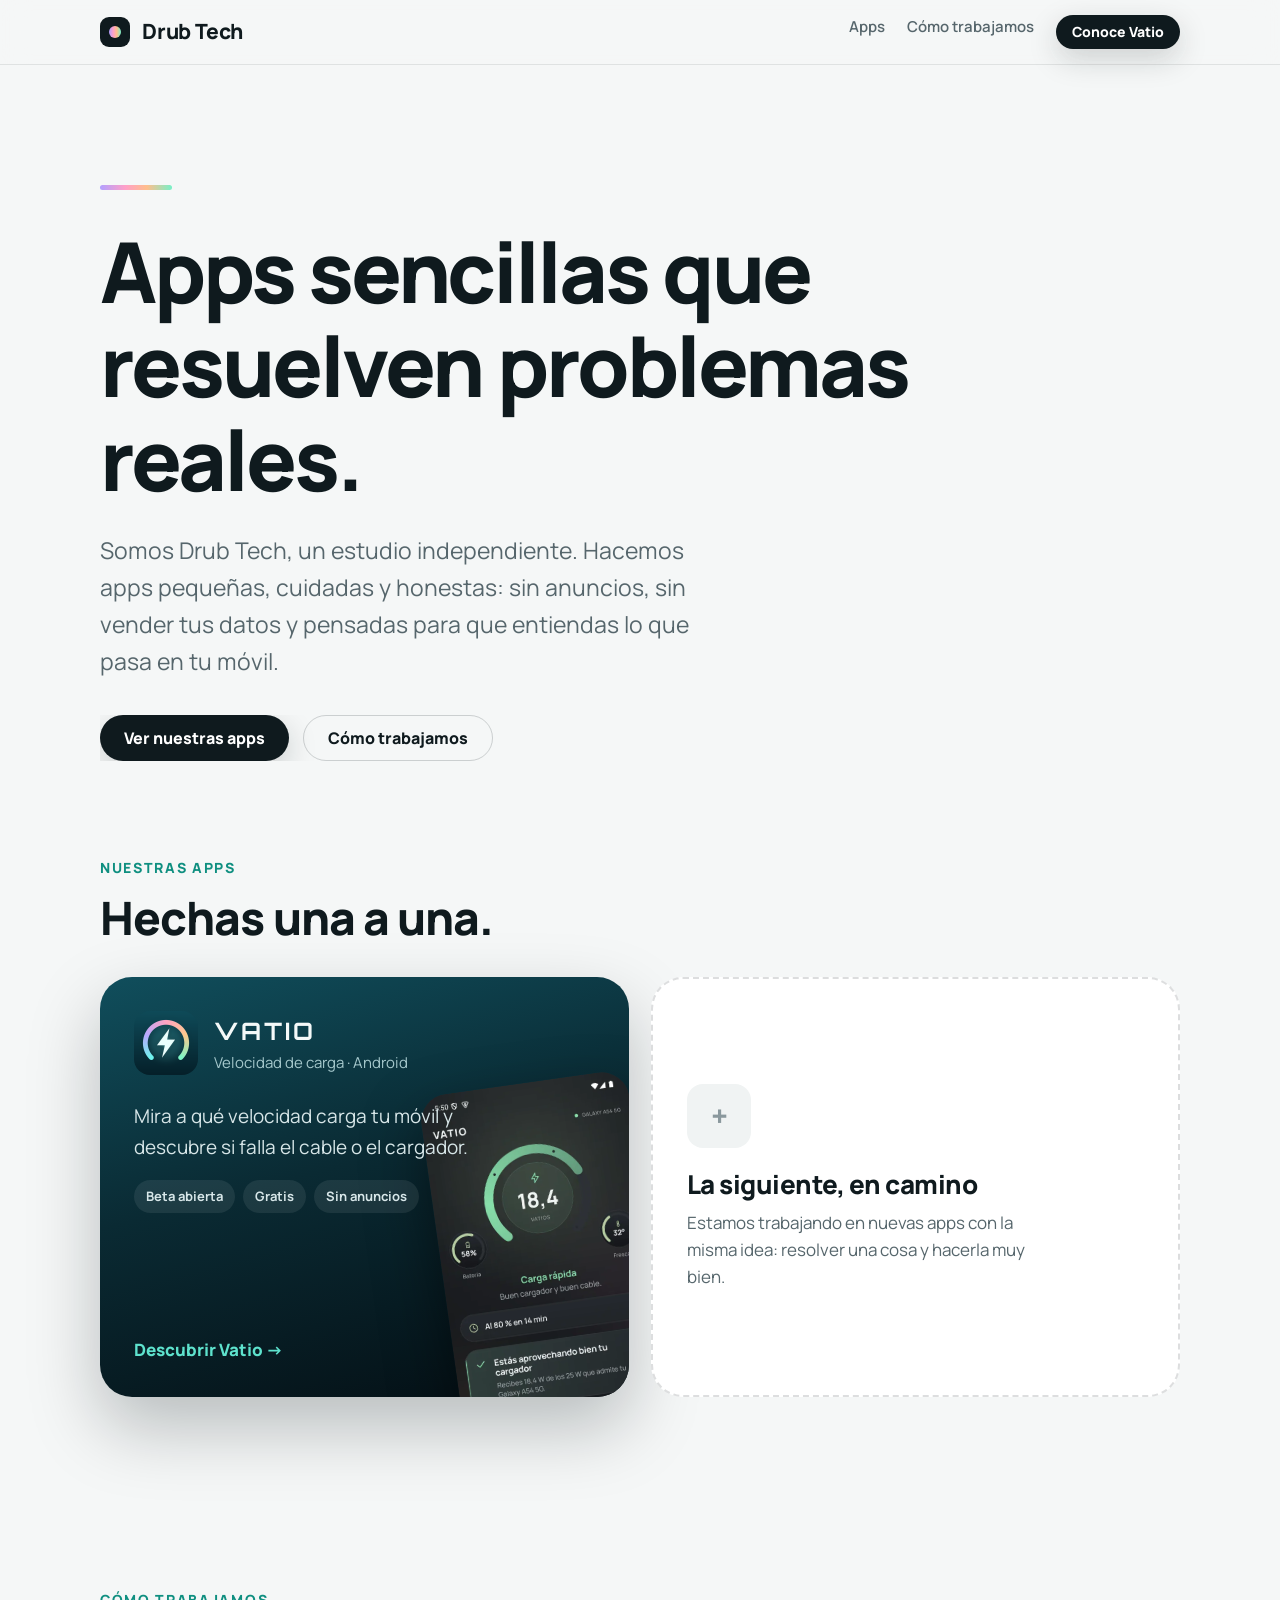
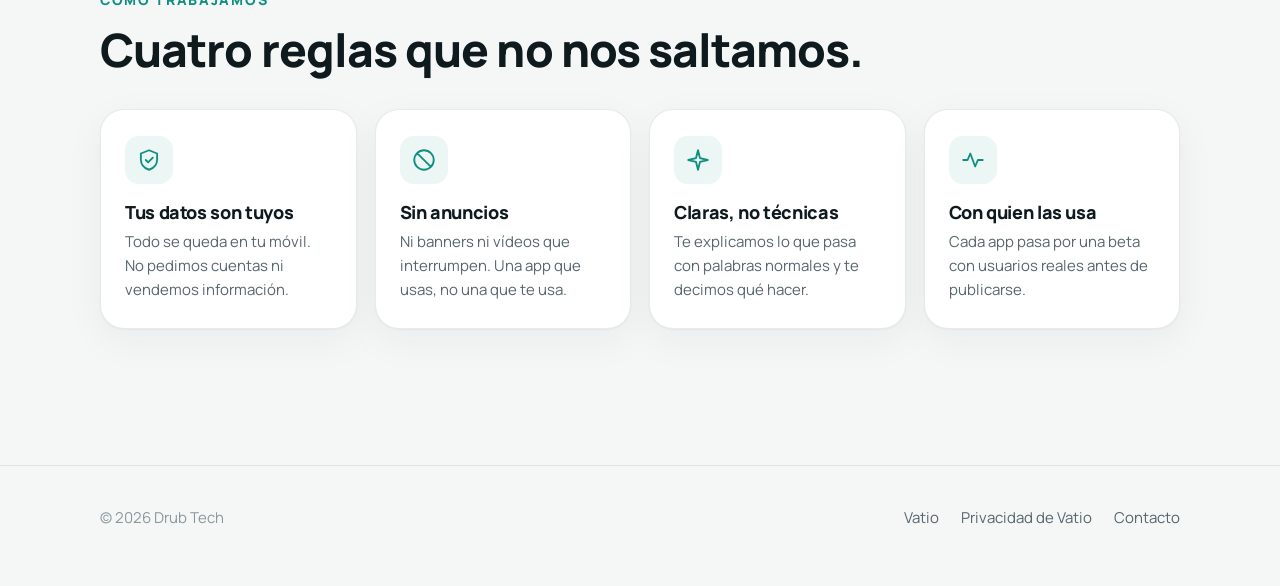
<file: index.html>
<!doctype html>
<html lang="es" class="no-js">
<head>
<meta charset="utf-8">
<meta name="viewport" content="width=device-width, initial-scale=1">
<title>Drub Tech · Apps sencillas que resuelven problemas reales</title>
<meta name="description" content="Drub Tech es un estudio independiente que crea apps sencillas y útiles, sin anuncios y sin vender tus datos. Creadores de Vatio.">
<meta property="og:title" content="Drub Tech">
<meta property="og:description" content="Apps sencillas que resuelven problemas reales. Sin anuncios y sin vender tus datos.">
<meta property="og:image" content="https://drubtech.github.io/vatio/img/og.jpg">
<meta property="og:url" content="https://drubtech.github.io/">
<meta name="theme-color" content="#f5f7f7">
<link rel="icon" href="favicon.png">
<link rel="apple-touch-icon" href="apple-touch-icon.png">
<link rel="stylesheet" href="assets/estilo.css">
<script type="application/ld+json">
{"@context":"https://schema.org","@type":"Organization","name":"Drub Tech","url":"https://drubtech.github.io/","logo":"https://drubtech.github.io/apple-touch-icon.png"}
</script>
</head>
<body class="studio">

<header class="top">
  <div class="wrap">
    <a class="brand" href="./"><span class="mark"><i></i></span>Drub Tech</a>
    <nav>
      <a href="#apps">Apps</a>
      <a href="#como">Cómo trabajamos</a>
      <a class="btn small" href="vatio/">Conoce Vatio</a>
    </nav>
  </div>
</header>

<main>
  <section class="studio-hero">
    <div class="wrap">
      <span class="rainbow"></span>
      <h1>Apps sencillas que resuelven problemas reales.</h1>
      <p class="lead">Somos Drub Tech, un estudio independiente. Hacemos apps pequeñas, cuidadas y honestas: sin anuncios, sin vender tus datos y pensadas para que entiendas lo que pasa en tu móvil.</p>
      <div class="hero cta" style="display:flex;gap:14px;flex-wrap:wrap;margin-top:36px;padding:0">
        <a class="btn" href="#apps">Ver nuestras apps</a>
        <a class="btn ghost" href="#como">Cómo trabajamos</a>
      </div>
    </div>
  </section>

  <section id="apps" style="padding-top:24px">
    <div class="wrap">
      <p class="kicker">Nuestras apps</p>
      <h2 style="margin-bottom:34px">Hechas una a una.</h2>
      <div class="apps">
        <a class="app-card reveal" href="vatio/">
          <div>
            <div class="head">
              <img src="vatio/icono.png" alt="">
              <div><b>VATIO</b><span>Velocidad de carga · Android</span></div>
            </div>
            <p>Mira a qué velocidad carga tu móvil y descubre si falla el cable o el cargador.</p>
            <div class="tags"><span>Beta abierta</span><span>Gratis</span><span>Sin anuncios</span></div>
          </div>
          <span class="go">Descubrir Vatio →</span>
          <img class="shot" src="vatio/img/ahora.webp" alt="" loading="lazy">
        </a>

        <div class="app-card soon reveal">
          <div class="q">+</div>
          <h3>La siguiente, en camino</h3>
          <p>Estamos trabajando en nuevas apps con la misma idea: resolver una cosa y hacerla muy bien.</p>
        </div>
      </div>
    </div>
  </section>

  <section id="como">
    <div class="wrap">
      <p class="kicker">Cómo trabajamos</p>
      <h2 style="margin-bottom:34px">Cuatro reglas que no nos saltamos.</h2>
      <div class="principles">
        <div class="card reveal">
          <div class="ico"><svg viewBox="0 0 24 24" fill="none" stroke="currentColor" stroke-width="1.7" stroke-linecap="round" stroke-linejoin="round"><path d="M12 3 L19.5 6 V11.5 C19.5 16 16.3 19.6 12 21 C7.7 19.6 4.5 16 4.5 11.5 V6 Z M9 12 L11.2 14.2 L15.5 9.8"/></svg></div>
          <h3>Tus datos son tuyos</h3>
          <p>Todo se queda en tu móvil. No pedimos cuentas ni vendemos información.</p>
        </div>
        <div class="card reveal">
          <div class="ico"><svg viewBox="0 0 24 24" fill="none" stroke="currentColor" stroke-width="1.7" stroke-linecap="round" stroke-linejoin="round"><path d="M12 3 A9 9 0 1 0 12 21 A9 9 0 1 0 12 3 Z M5.6 5.6 L18.4 18.4"/></svg></div>
          <h3>Sin anuncios</h3>
          <p>Ni banners ni vídeos que interrumpen. Una app que usas, no una que te usa.</p>
        </div>
        <div class="card reveal">
          <div class="ico"><svg viewBox="0 0 24 24" fill="none" stroke="currentColor" stroke-width="1.7" stroke-linecap="round" stroke-linejoin="round"><path d="M12 3 L13.8 10.2 L21 12 L13.8 13.8 L12 21 L10.2 13.8 L3 12 L10.2 10.2 Z"/></svg></div>
          <h3>Claras, no técnicas</h3>
          <p>Te explicamos lo que pasa con palabras normales y te decimos qué hacer.</p>
        </div>
        <div class="card reveal">
          <div class="ico"><svg viewBox="0 0 24 24" fill="none" stroke="currentColor" stroke-width="1.7" stroke-linecap="round" stroke-linejoin="round"><path d="M3 12 H7 L9.5 6 L14 18 L16.5 12 H21"/></svg></div>
          <h3>Con quien las usa</h3>
          <p>Cada app pasa por una beta con usuarios reales antes de publicarse.</p>
        </div>
      </div>
    </div>
  </section>
</main>

<footer>
  <div class="wrap">
    <span>© <span data-year>2026</span> Drub Tech</span>
    <nav>
      <a href="vatio/">Vatio</a>
      <a href="vatio/privacidad">Privacidad de Vatio</a>
      <a href="mailto:drubtech.app@gmail.com">Contacto</a>
    </nav>
  </div>
</footer>

<script src="assets/web.js"></script>
</body>
</html>
</file>
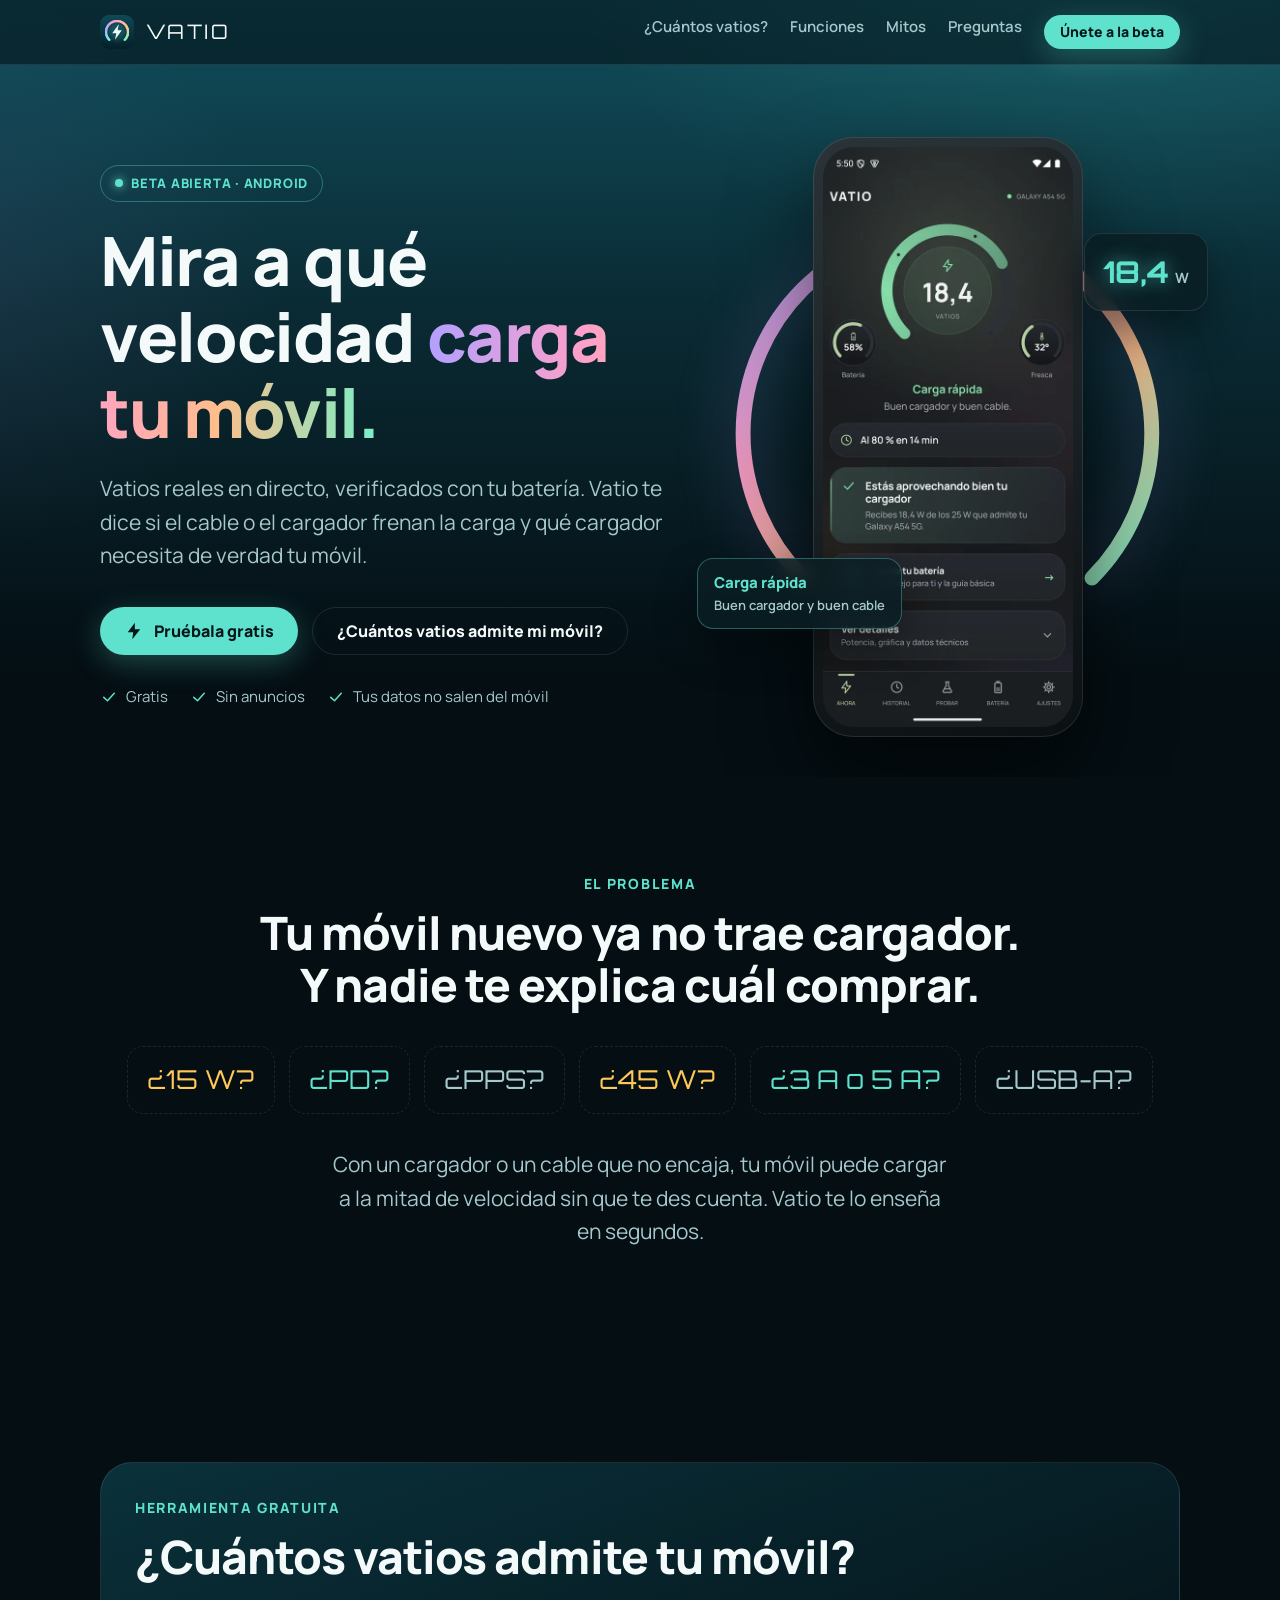
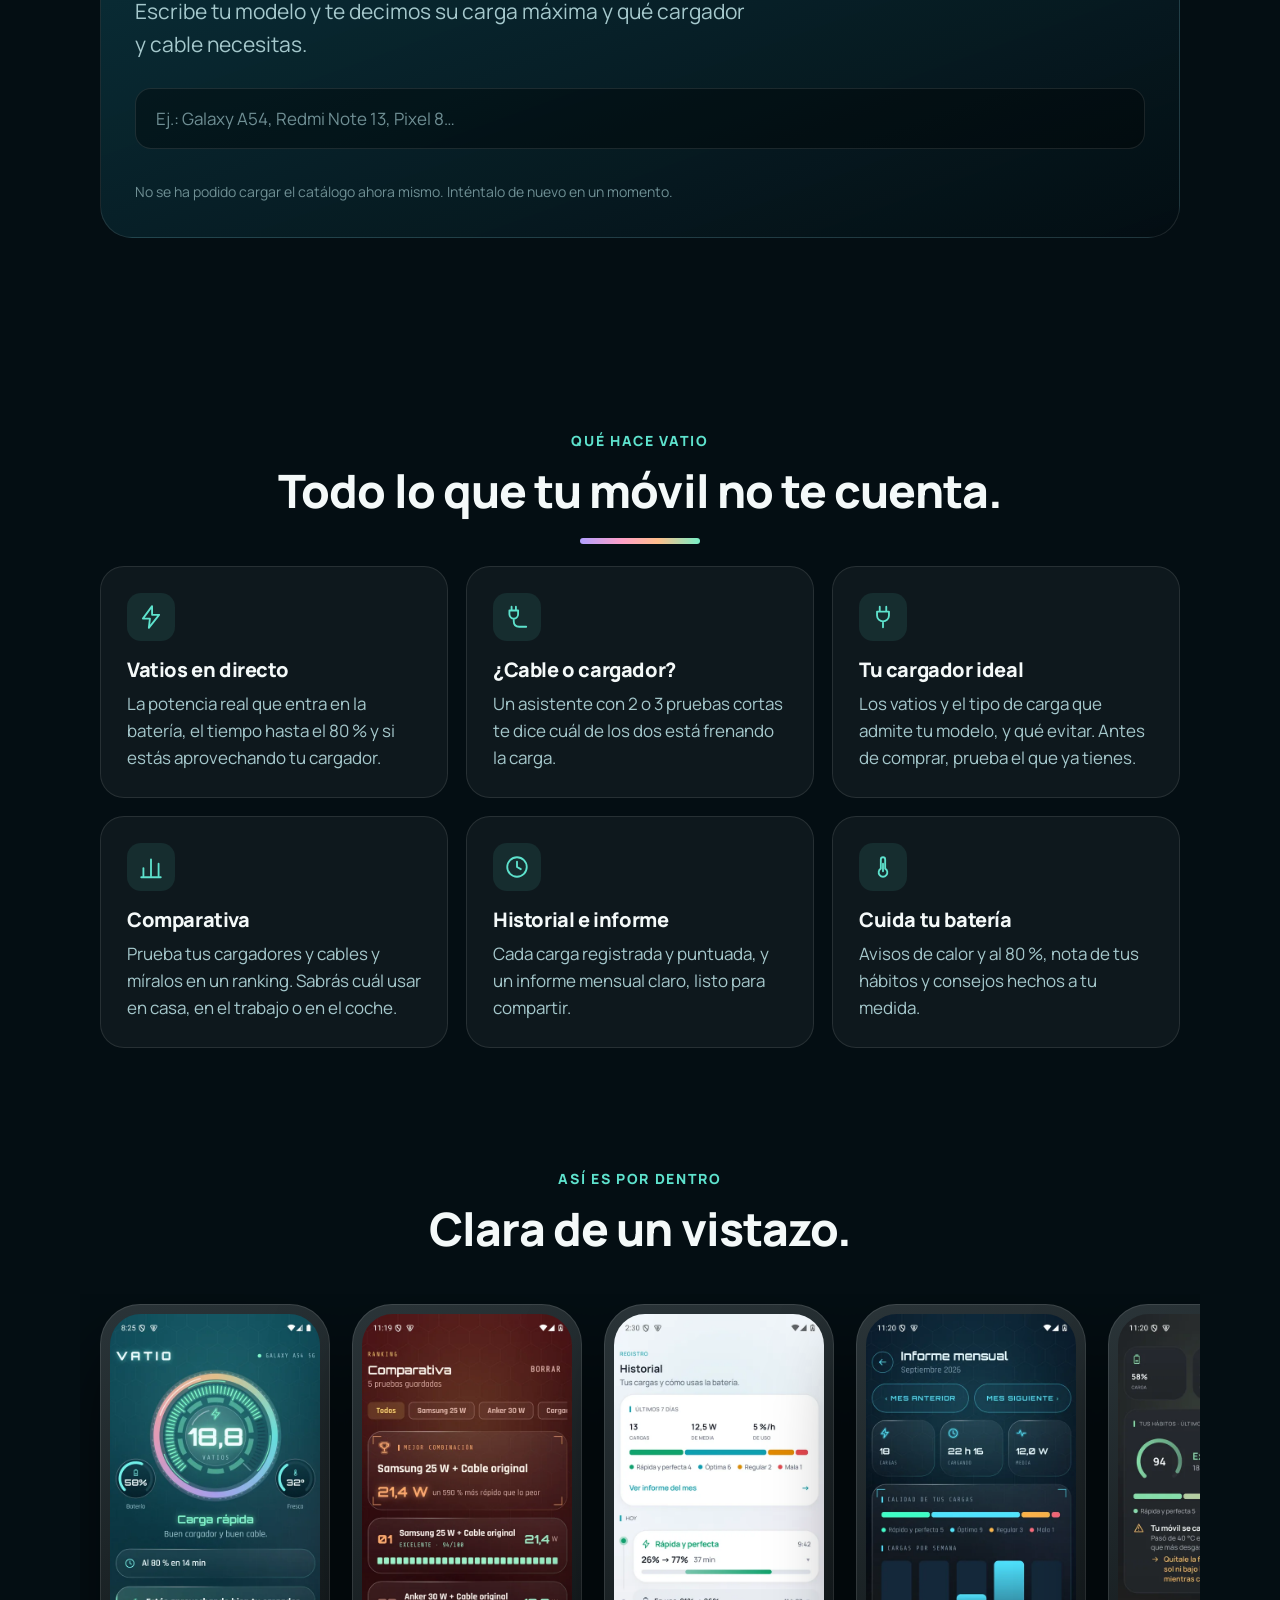
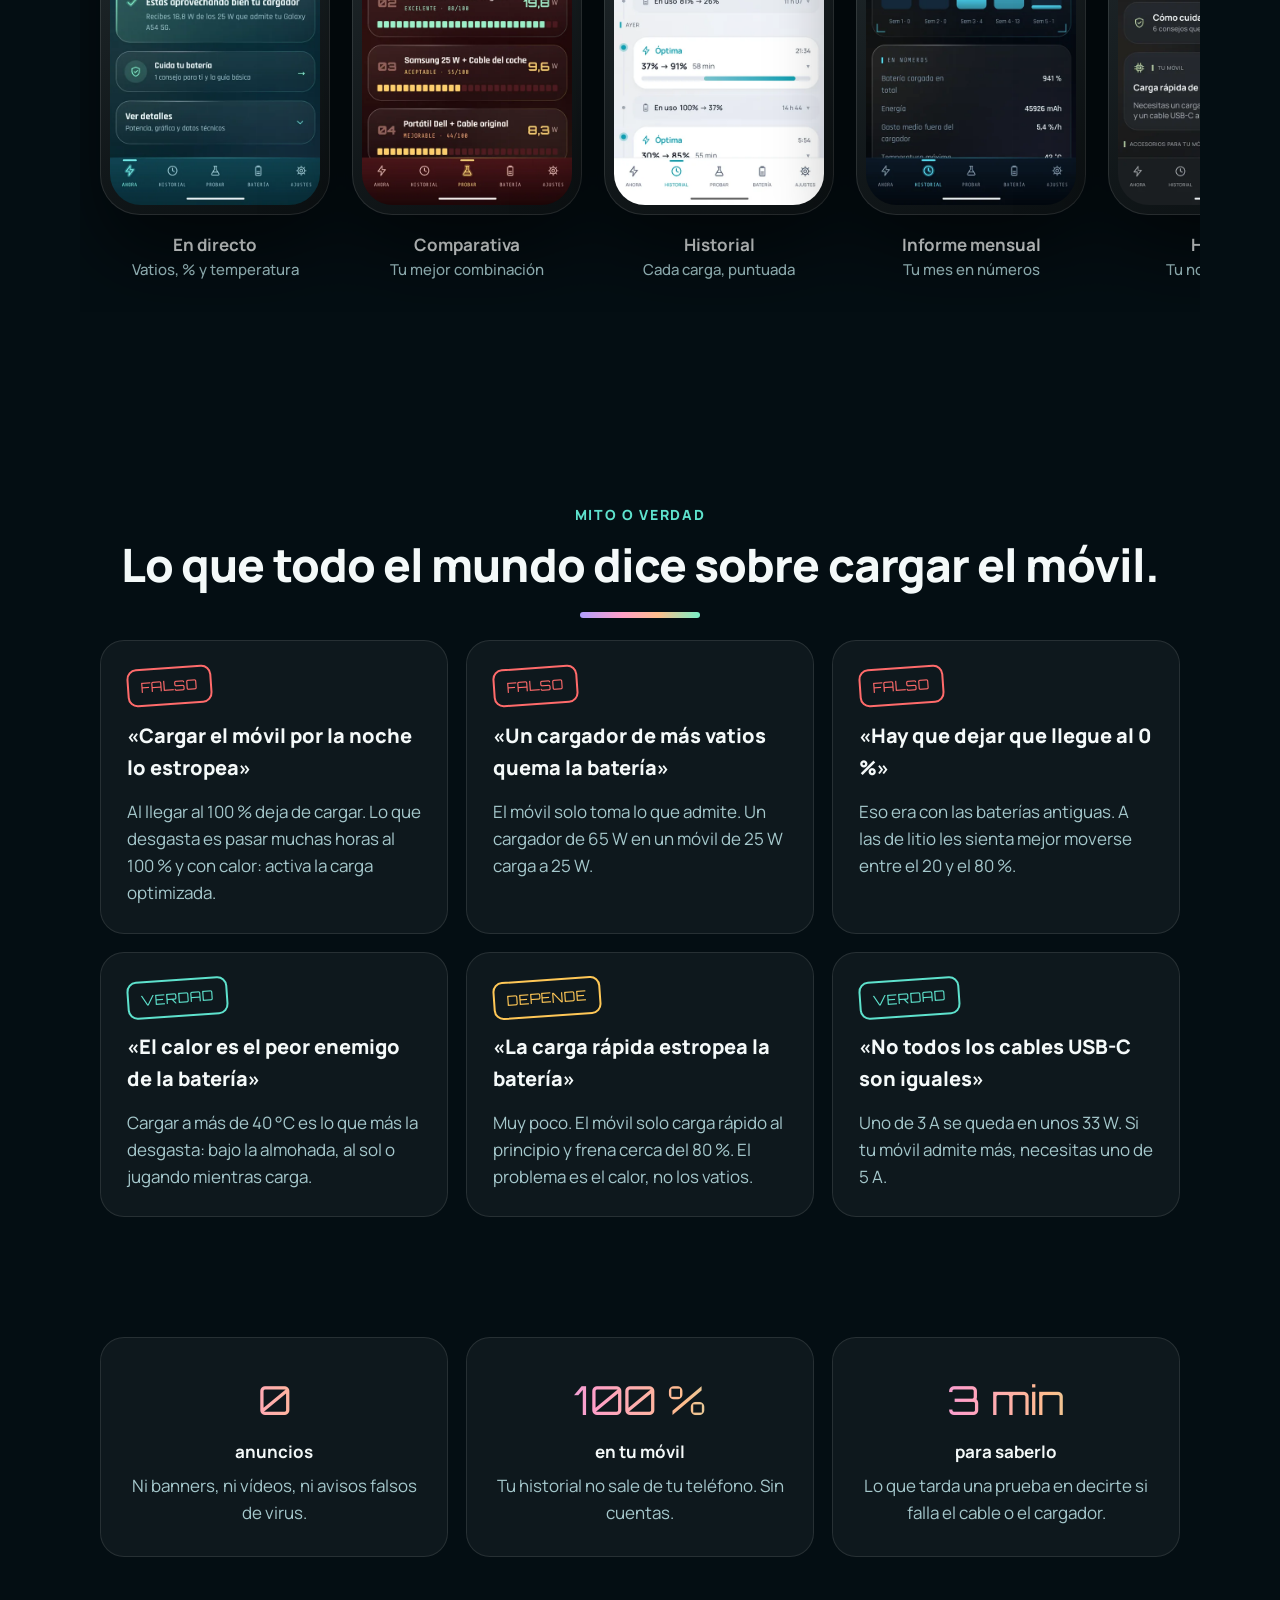
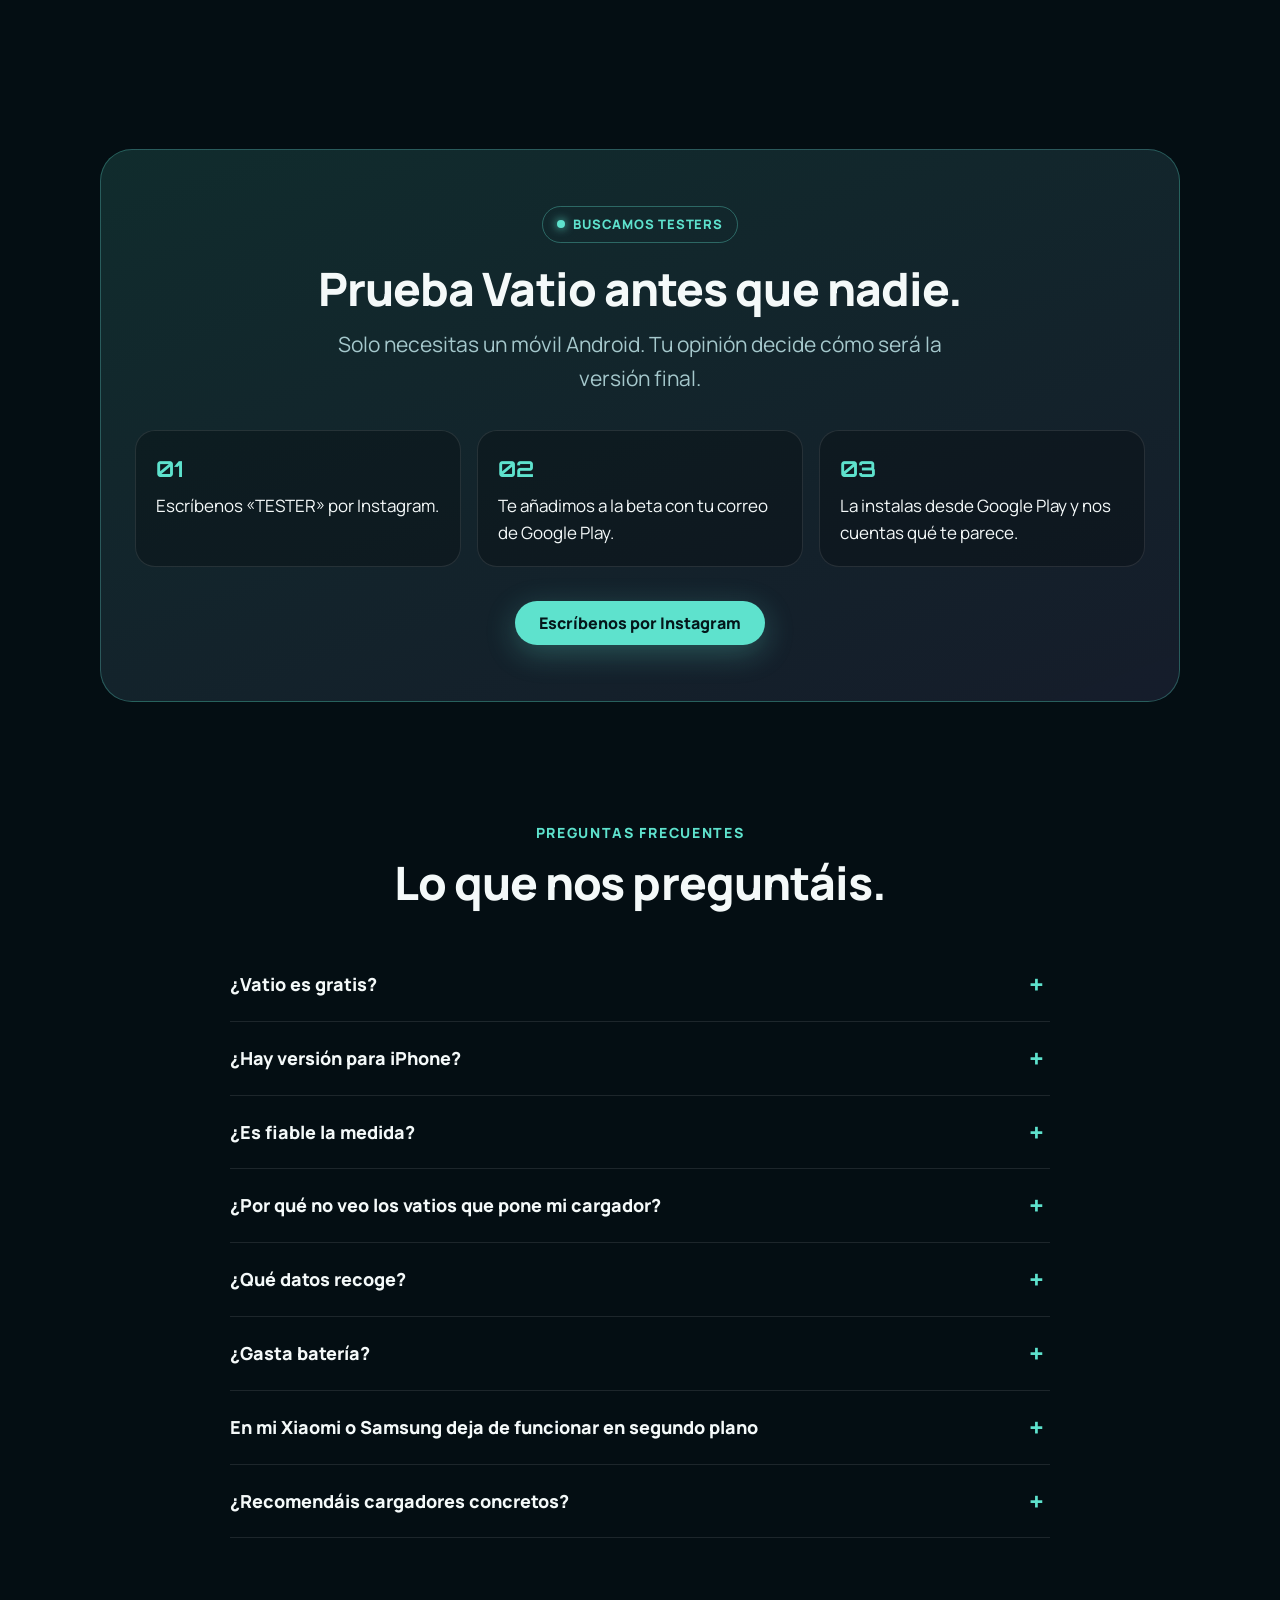
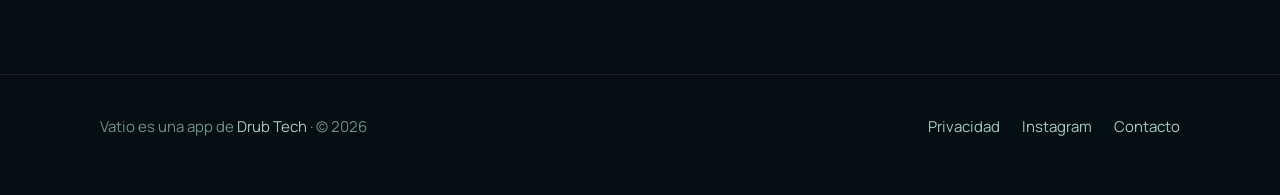
<file: vatio/index.html>
<!doctype html>
<html lang="es" class="no-js">
<head>
<meta charset="utf-8">
<meta name="viewport" content="width=device-width, initial-scale=1">
<title>Vatio · Mira a qué velocidad carga tu móvil</title>
<meta name="description" content="Vatio mide en directo los vatios que entran en tu batería, te dice si el cable o el cargador frenan la carga y qué cargador necesita tu móvil. Gratis, sin anuncios, para Android.">
<meta property="og:title" content="Vatio · Mira a qué velocidad carga tu móvil">
<meta property="og:description" content="Vatios reales en directo, ¿cable o cargador?, y el cargador ideal para tu móvil. Gratis y sin anuncios.">
<meta property="og:image" content="https://drubtech.github.io/vatio/img/og.jpg">
<meta property="og:url" content="https://drubtech.github.io/vatio/">
<meta property="og:type" content="website">
<meta name="twitter:card" content="summary_large_image">
<meta name="theme-color" content="#104e5c">
<link rel="icon" href="icono.png">
<link rel="apple-touch-icon" href="icono.png">
<link rel="preload" href="img/ahora.webp" as="image">
<link rel="stylesheet" href="../assets/estilo.css">
<script type="application/ld+json">
{"@context":"https://schema.org","@type":"SoftwareApplication","name":"Vatio","operatingSystem":"Android","applicationCategory":"UtilitiesApplication","description":"Mide en directo los vatios que entran en la batería, detecta si el cable o el cargador frenan la carga y recomienda el cargador ideal para cada móvil.","offers":{"@type":"Offer","price":"0","priceCurrency":"EUR"},"author":{"@type":"Organization","name":"Drub Tech","url":"https://drubtech.github.io/"},"image":"https://drubtech.github.io/vatio/img/og.jpg"}
</script>
<script type="application/ld+json">
{"@context":"https://schema.org","@type":"FAQPage","mainEntity":[
{"@type":"Question","name":"¿Vatio es gratis?","acceptedAnswer":{"@type":"Answer","text":"Sí. Vatio es gratis, sin anuncios y sin suscripciones."}},
{"@type":"Question","name":"¿Hay versión para iPhone?","acceptedAnswer":{"@type":"Answer","text":"De momento solo Android: iOS no deja a las apps leer la corriente de carga."}},
{"@type":"Question","name":"¿Por qué no veo los vatios que pone mi cargador?","acceptedAnswer":{"@type":"Answer","text":"El móvil solo carga al máximo hasta más o menos el 50–80 % y luego baja a propósito para cuidar la batería. Además, Vatio mide lo que entra en la batería, que siempre es algo menos de lo que anuncia el cargador."}},
{"@type":"Question","name":"¿Un cargador de más vatios estropea la batería?","acceptedAnswer":{"@type":"Answer","text":"No. El móvil solo toma los vatios que admite. Lo importante es que el cargador sea de marca y tenga marcado CE."}}
]}
</script>
</head>
<body class="vatio">

<header class="top">
  <div class="wrap">
    <a class="brand" href="./"><img src="icono.png" alt="">VATIO</a>
    <nav>
      <a href="#vatios">¿Cuántos vatios?</a>
      <a href="#funciones">Funciones</a>
      <a href="#mitos">Mitos</a>
      <a href="#preguntas">Preguntas</a>
      <a class="btn small" href="#beta">Únete a la beta</a>
    </nav>
  </div>
</header>

<main>
  <!-- Portada -->
  <section class="hero">
    <div class="wrap">
      <div>
        <span class="pill"><span class="dot"></span>Beta abierta · Android</span>
        <h1>Mira a qué velocidad <span class="grad">carga tu móvil.</span></h1>
        <p class="lead">Vatios reales en directo, verificados con tu batería. Vatio te dice si el cable o el cargador frenan la carga y qué cargador necesita de verdad tu móvil.</p>
        <div class="cta">
          <a class="btn" href="#beta">
            <svg viewBox="0 0 24 24" fill="currentColor"><path d="M13 2 L4.5 13.5 H11 L10 22 L19.5 10 H13 Z"/></svg>
            Pruébala gratis
          </a>
          <a class="btn ghost" href="#vatios">¿Cuántos vatios admite mi móvil?</a>
        </div>
        <div class="facts">
          <span><svg viewBox="0 0 24 24" fill="none" stroke="currentColor" stroke-width="2" stroke-linecap="round" stroke-linejoin="round"><path d="M5 12.5 L10 17 L19 7"/></svg>Gratis</span>
          <span><svg viewBox="0 0 24 24" fill="none" stroke="currentColor" stroke-width="2" stroke-linecap="round" stroke-linejoin="round"><path d="M5 12.5 L10 17 L19 7"/></svg>Sin anuncios</span>
          <span><svg viewBox="0 0 24 24" fill="none" stroke="currentColor" stroke-width="2" stroke-linecap="round" stroke-linejoin="round"><path d="M5 12.5 L10 17 L19 7"/></svg>Tus datos no salen del móvil</span>
        </div>
      </div>

      <div class="stage">
        <div class="halo" aria-hidden="true">
          <svg viewBox="0 0 240 240">
            <defs>
              <linearGradient id="halo" x1="0" y1="0" x2="1" y2="1">
                <stop offset="0" stop-color="#b2a0ff"/><stop offset=".35" stop-color="#ffa0c8"/>
                <stop offset=".65" stop-color="#ffbe8c"/><stop offset="1" stop-color="#78f0c8"/>
              </linearGradient>
            </defs>
            <path d="M52.1 187.9 A96 96 0 1 1 187.9 187.9" fill="none" stroke="url(#halo)" stroke-width="7" stroke-linecap="round" opacity=".9"/>
          </svg>
        </div>
        <div class="phone"><img src="img/ahora.webp" alt="Pantalla principal de Vatio: 18,4 vatios, carga rápida, al 80 % en 14 minutos" width="540" height="1200"></div>
        <div class="watt-chip" aria-hidden="true"><b>18,4</b><small>W</small></div>
        <div class="verdict-chip" aria-hidden="true">Carga rápida<span>Buen cargador y buen cable</span></div>
      </div>
    </div>
  </section>

  <!-- El problema -->
  <section class="center">
    <div class="wrap reveal">
      <p class="kicker">El problema</p>
      <h2>Tu móvil nuevo ya no trae cargador.<br>Y nadie te explica cuál comprar.</h2>
      <div class="terms" aria-hidden="true">
        <span>¿15 W?</span><span>¿PD?</span><span>¿PPS?</span><span>¿45 W?</span><span>¿3 A o 5 A?</span><span>¿USB-A?</span>
      </div>
      <p class="lead" style="margin-top:34px">Con un cargador o un cable que no encaja, tu móvil puede cargar a la mitad de velocidad sin que te des cuenta. Vatio te lo enseña en segundos.</p>
    </div>
  </section>

  <!-- Herramienta -->
  <section id="vatios">
    <div class="wrap">
      <div class="tool reveal" id="watts-tool">
        <p class="kicker">Herramienta gratuita</p>
        <h2>¿Cuántos vatios admite tu móvil?</h2>
        <p class="lead" style="margin-top:12px">Escribe tu modelo y te decimos su carga máxima y qué cargador y cable necesitas.</p>
        <div class="search">
          <input list="phones" placeholder="Ej.: Galaxy A54, Redmi Note 13, Pixel 8…" aria-label="Modelo de móvil" autocomplete="off">
          <datalist id="phones"></datalist>
        </div>
        <div class="suggest"></div>
        <div class="result" aria-live="polite">
          <div class="gauge">
            <svg viewBox="0 0 240 240" aria-hidden="true">
              <defs>
                <linearGradient id="gfill" x1="0" y1="1" x2="1" y2="0">
                  <stop offset="0" stop-color="#b2a0ff"/><stop offset=".4" stop-color="#ffa0c8"/>
                  <stop offset=".7" stop-color="#ffbe8c"/><stop offset="1" stop-color="#78f0c8"/>
                </linearGradient>
              </defs>
              <path d="M52.1 187.9 A96 96 0 1 1 187.9 187.9" fill="none" stroke="rgba(255,255,255,.08)" stroke-width="16" stroke-linecap="round"/>
              <path class="fill" d="M52.1 187.9 A96 96 0 1 1 187.9 187.9" fill="none" stroke="url(#gfill)" stroke-width="16" stroke-linecap="round"/>
            </svg>
            <div class="num"><b data-watts>0</b><small>VATIOS MÁX.</small></div>
          </div>
          <div>
            <h3 data-name></h3>
            <p class="muted" style="margin:4px 0 0" data-speed></p>
            <div class="specs">
              <div><small>Carga máxima</small><b data-max></b></div>
              <div><small>Batería</small><b data-battery></b></div>
              <div><small>Puerto</small><b data-port></b></div>
              <div><small>Protocolo</small><b data-protocol></b></div>
            </div>
            <p class="advice" data-advice></p>
          </div>
        </div>
        <p class="note">Cargando el catálogo…</p>
      </div>
    </div>
  </section>

  <!-- Funciones -->
  <section id="funciones">
    <div class="wrap">
      <div class="center reveal">
        <p class="kicker">Qué hace Vatio</p>
        <h2>Todo lo que tu móvil no te cuenta.</h2>
        <span class="rainbow"></span>
      </div>
      <div class="grid three">
        <div class="card reveal">
          <div class="ico"><svg viewBox="0 0 24 24" fill="none" stroke="currentColor" stroke-width="1.7" stroke-linecap="round" stroke-linejoin="round"><path d="M13 2 L4.5 13.5 H11 L10 22 L19.5 10 H13 Z"/></svg></div>
          <h3>Vatios en directo</h3>
          <p>La potencia real que entra en la batería, el tiempo hasta el 80 % y si estás aprovechando tu cargador.</p>
        </div>
        <div class="card reveal">
          <div class="ico"><svg viewBox="0 0 24 24" fill="none" stroke="currentColor" stroke-width="1.7" stroke-linecap="round" stroke-linejoin="round"><path d="M7 2.5 V6 M11 2.5 V6 M5 6 H13 V9.5 A4 4 0 0 1 5 9.5 Z M9 13.5 V16 C9 19 11 21 14 21 H20.5"/></svg></div>
          <h3>¿Cable o cargador?</h3>
          <p>Un asistente con 2 o 3 pruebas cortas te dice cuál de los dos está frenando la carga.</p>
        </div>
        <div class="card reveal">
          <div class="ico"><svg viewBox="0 0 24 24" fill="none" stroke="currentColor" stroke-width="1.7" stroke-linecap="round" stroke-linejoin="round"><path d="M9 2.5 V7 M15 2.5 V7 M6.5 7 H17.5 V10.5 A5.5 5.5 0 0 1 6.5 10.5 Z M12 16 V21.5"/></svg></div>
          <h3>Tu cargador ideal</h3>
          <p>Los vatios y el tipo de carga que admite tu modelo, y qué evitar. Antes de comprar, prueba el que ya tienes.</p>
        </div>
        <div class="card reveal">
          <div class="ico"><svg viewBox="0 0 24 24" fill="none" stroke="currentColor" stroke-width="1.7" stroke-linecap="round" stroke-linejoin="round"><path d="M5 20 V13 M12 20 V5 M19 20 V9 M3 21.5 H21"/></svg></div>
          <h3>Comparativa</h3>
          <p>Prueba tus cargadores y cables y míralos en un ranking. Sabrás cuál usar en casa, en el trabajo o en el coche.</p>
        </div>
        <div class="card reveal">
          <div class="ico"><svg viewBox="0 0 24 24" fill="none" stroke="currentColor" stroke-width="1.7" stroke-linecap="round" stroke-linejoin="round"><path d="M12 3 A9 9 0 1 0 12 21 A9 9 0 1 0 12 3 Z M12 7 V12 L15.5 14"/></svg></div>
          <h3>Historial e informe</h3>
          <p>Cada carga registrada y puntuada, y un informe mensual claro, listo para compartir.</p>
        </div>
        <div class="card reveal">
          <div class="ico"><svg viewBox="0 0 24 24" fill="none" stroke="currentColor" stroke-width="1.7" stroke-linecap="round" stroke-linejoin="round"><path d="M10 13.5 V5 A2 2 0 0 1 14 5 V13.5 A4 4 0 1 1 10 13.5 Z M12 9 V16"/></svg></div>
          <h3>Cuida tu batería</h3>
          <p>Avisos de calor y al 80 %, nota de tus hábitos y consejos hechos a tu medida.</p>
        </div>
      </div>
    </div>
  </section>

  <!-- Capturas -->
  <section style="padding-top:24px">
    <div class="wrap center reveal">
      <p class="kicker">Así es por dentro</p>
      <h2>Clara de un vistazo.</h2>
    </div>
    <div class="gallery" tabindex="0" aria-label="Capturas de Vatio">
      <figure><div class="phone"><img src="img/ahora-mark.webp" alt="Pantalla Ahora con el tema Mark" loading="lazy" width="540" height="1200"></div><figcaption>En directo<span>Vatios, % y temperatura</span></figcaption></figure>
      <figure><div class="phone"><img src="img/comparativa.webp" alt="Comparativa de cargadores y cables" loading="lazy" width="540" height="1200"></div><figcaption>Comparativa<span>Tu mejor combinación</span></figcaption></figure>
      <figure><div class="phone"><img src="img/historial.webp" alt="Historial de cargas" loading="lazy" width="540" height="1200"></div><figcaption>Historial<span>Cada carga, puntuada</span></figcaption></figure>
      <figure><div class="phone"><img src="img/informe.webp" alt="Informe mensual" loading="lazy" width="540" height="1200"></div><figcaption>Informe mensual<span>Tu mes en números</span></figcaption></figure>
      <figure><div class="phone"><img src="img/habitos.webp" alt="Nota de hábitos de carga" loading="lazy" width="540" height="1200"></div><figcaption>Hábitos<span>Tu nota de carga</span></figcaption></figure>
      <figure><div class="phone"><img src="img/consejos.webp" alt="Consejos para la batería" loading="lazy" width="540" height="1200"></div><figcaption>Consejos<span>Hechos a tu medida</span></figcaption></figure>
      <figure><div class="phone"><img src="img/ahora-claro.webp" alt="Pantalla Ahora con un tema claro" loading="lazy" width="540" height="1200"></div><figcaption>7 temas<span>Claros u oscuros</span></figcaption></figure>
    </div>
  </section>

  <!-- Mitos -->
  <section id="mitos">
    <div class="wrap">
      <div class="center reveal">
        <p class="kicker">Mito o verdad</p>
        <h2>Lo que todo el mundo dice sobre cargar el móvil.</h2>
        <span class="rainbow"></span>
      </div>
      <div class="grid three">
        <div class="card myth reveal"><span class="tag no">FALSO</span><q>Cargar el móvil por la noche lo estropea</q><p>Al llegar al 100 % deja de cargar. Lo que desgasta es pasar muchas horas al 100 % y con calor: activa la carga optimizada.</p></div>
        <div class="card myth reveal"><span class="tag no">FALSO</span><q>Un cargador de más vatios quema la batería</q><p>El móvil solo toma lo que admite. Un cargador de 65 W en un móvil de 25 W carga a 25 W.</p></div>
        <div class="card myth reveal"><span class="tag no">FALSO</span><q>Hay que dejar que llegue al 0 %</q><p>Eso era con las baterías antiguas. A las de litio les sienta mejor moverse entre el 20 y el 80 %.</p></div>
        <div class="card myth reveal"><span class="tag yes">VERDAD</span><q>El calor es el peor enemigo de la batería</q><p>Cargar a más de 40 °C es lo que más la desgasta: bajo la almohada, al sol o jugando mientras carga.</p></div>
        <div class="card myth reveal"><span class="tag maybe">DEPENDE</span><q>La carga rápida estropea la batería</q><p>Muy poco. El móvil solo carga rápido al principio y frena cerca del 80 %. El problema es el calor, no los vatios.</p></div>
        <div class="card myth reveal"><span class="tag yes">VERDAD</span><q>No todos los cables USB-C son iguales</q><p>Uno de 3 A se queda en unos 33 W. Si tu móvil admite más, necesitas uno de 5 A.</p></div>
      </div>
    </div>
  </section>

  <!-- Valores -->
  <section style="padding-top:24px">
    <div class="wrap">
      <div class="values">
        <div class="card value reveal"><span class="big grad">0</span><b>anuncios</b><p class="muted" style="margin:6px 0 0">Ni banners, ni vídeos, ni avisos falsos de virus.</p></div>
        <div class="card value reveal"><span class="big grad">100 %</span><b>en tu móvil</b><p class="muted" style="margin:6px 0 0">Tu historial no sale de tu teléfono. Sin cuentas.</p></div>
        <div class="card value reveal"><span class="big grad">3 min</span><b>para saberlo</b><p class="muted" style="margin:6px 0 0">Lo que tarda una prueba en decirte si falla el cable o el cargador.</p></div>
      </div>
    </div>
  </section>

  <!-- Beta -->
  <section id="beta">
    <div class="wrap">
      <div class="beta reveal">
        <span class="pill"><span class="dot"></span>Buscamos testers</span>
        <h2 style="margin-top:20px">Prueba Vatio antes que nadie.</h2>
        <p class="lead" style="margin:14px auto 0">Solo necesitas un móvil Android. Tu opinión decide cómo será la versión final.</p>
        <div class="steps">
          <div class="step"><b>01</b>Escríbenos «TESTER» por Instagram.</div>
          <div class="step"><b>02</b>Te añadimos a la beta con tu correo de Google Play.</div>
          <div class="step"><b>03</b>La instalas desde Google Play y nos cuentas qué te parece.</div>
        </div>
        <div style="display:flex;gap:14px;justify-content:center;flex-wrap:wrap">
          <a class="btn" href="https://ig.me/m/vatio_app">Escríbenos por Instagram</a>
        </div>
      </div>
    </div>
  </section>

  <!-- Preguntas -->
  <section id="preguntas" style="padding-top:24px">
    <div class="wrap">
      <div class="center reveal">
        <p class="kicker">Preguntas frecuentes</p>
        <h2>Lo que nos preguntáis.</h2>
      </div>
      <div class="faq">
        <details><summary>¿Vatio es gratis?</summary><p>Sí. Vatio es gratis, sin anuncios y sin suscripciones.</p></details>
        <details><summary>¿Hay versión para iPhone?</summary><p>De momento solo Android: iOS no deja a las apps leer la corriente de carga.</p></details>
        <details><summary>¿Es fiable la medida?</summary><p>Vatio lee la corriente y el voltaje que da tu propio móvil y los contrasta con cuánto sube la batería. Por eso decimos que son vatios «verificados».</p></details>
        <details><summary>¿Por qué no veo los vatios que pone mi cargador?</summary><p>El móvil solo carga al máximo hasta más o menos el 50–80 % y luego baja a propósito para cuidar la batería. Además, medimos lo que entra en la batería, que siempre es algo menos de lo que anuncia el cargador.</p></details>
        <details><summary>¿Qué datos recoge?</summary><p>Ninguno sale de tu móvil. El historial y las pruebas se guardan en tu teléfono y puedes borrarlos cuando quieras. <a href="privacidad">Política de privacidad</a>.</p></details>
        <details><summary>¿Gasta batería?</summary><p>Muy poca: usa los datos que Android ya tiene y solo mide de forma continua mientras el móvil está enchufado.</p></details>
        <details><summary>En mi Xiaomi o Samsung deja de funcionar en segundo plano</summary><p>El sistema la cierra para ahorrar. En Xiaomi activa el inicio automático y pon el ahorro de batería en «Sin restricciones». En Samsung, sácala de «Apps en suspensión». Vatio te guía paso a paso.</p></details>
        <details><summary>¿Recomendáis cargadores concretos?</summary><p>Sí, por compatibilidad con tu móvil, nunca por quién paga. Siempre te decimos primero qué características buscar para que lo compres donde quieras. Algunos enlaces son de afiliado y están señalados.</p></details>
      </div>
    </div>
  </section>
</main>

<footer>
  <div class="wrap">
    <span>Vatio es una app de <a href="../">Drub Tech</a> · © <span data-year>2026</span></span>
    <nav>
      <a href="privacidad">Privacidad</a>
      <a href="https://www.instagram.com/vatio_app">Instagram</a>
      <a href="mailto:drubtech.app@gmail.com">Contacto</a>
    </nav>
  </div>
</footer>

<script src="../assets/web.js"></script>
</body>
</html>
</file>
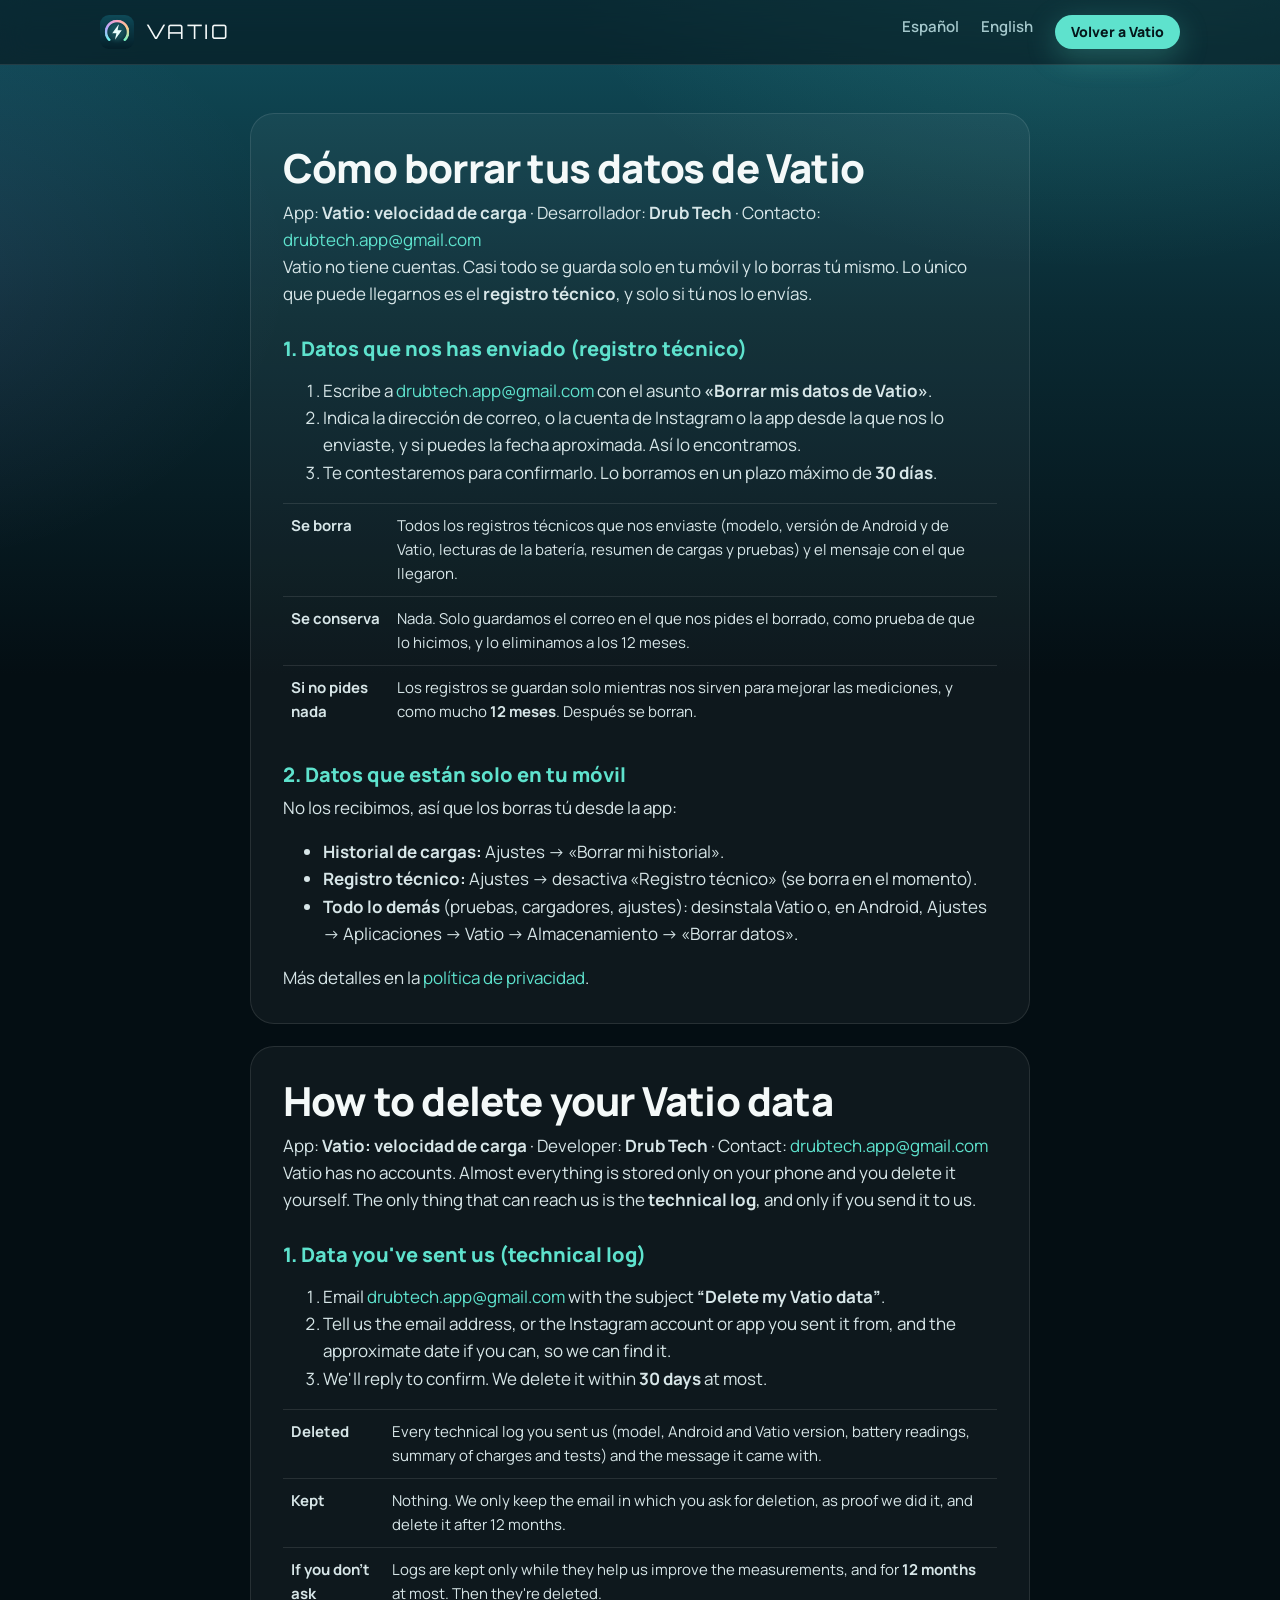
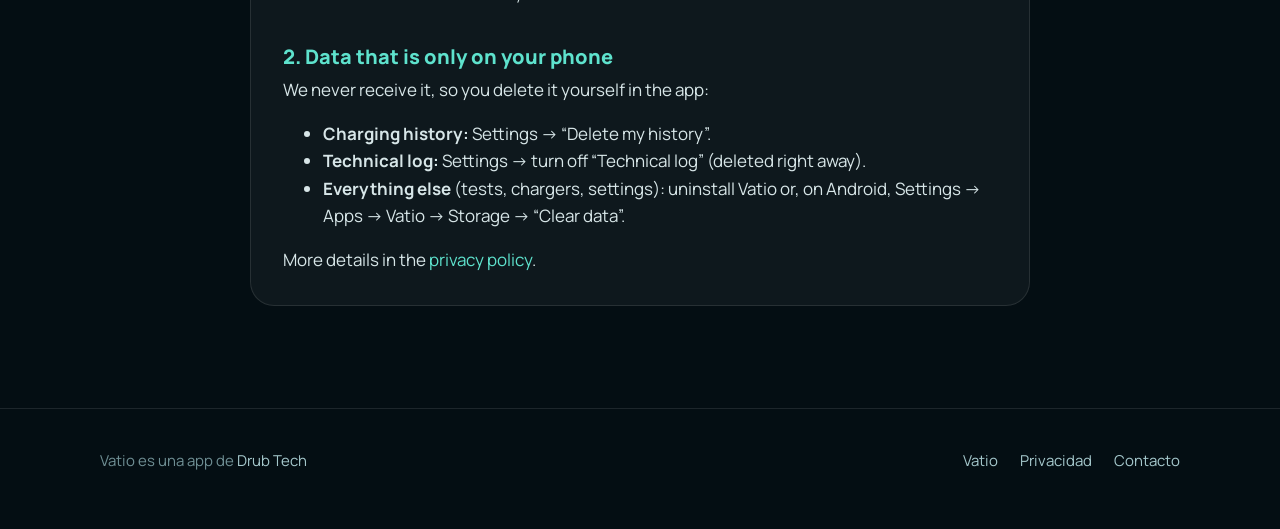
<file: vatio/borrar-datos.html>
<!doctype html>
<html lang="es">
<head>
<meta charset="utf-8">
<meta name="viewport" content="width=device-width, initial-scale=1">
<title>Vatio · Borrar tus datos</title>
<link rel="icon" href="icono.png">
<meta name="theme-color" content="#104e5c">
<link rel="stylesheet" href="../assets/estilo.css">
</head>
<body class="vatio">

<header class="top">
  <div class="wrap">
    <a class="brand" href="./"><img src="icono.png" alt="">VATIO</a>
    <nav>
      <a href="#es">Español</a>
      <a href="#en">English</a>
      <a class="btn small" href="./">Volver a Vatio</a>
    </nav>
  </div>
</header>

<main class="doc">

  <section class="card" id="es">
    <h1>Cómo borrar tus datos de Vatio</h1>
    <p class="muted">App: <strong>Vatio: velocidad de carga</strong> · Desarrollador: <strong>Drub Tech</strong> · Contacto: <a href="mailto:drubtech.app@gmail.com">drubtech.app@gmail.com</a></p>

    <p>Vatio no tiene cuentas. Casi todo se guarda solo en tu móvil y lo borras tú mismo. Lo único que puede llegarnos es el <strong>registro técnico</strong>, y solo si tú nos lo envías.</p>

    <h2>1. Datos que nos has enviado (registro técnico)</h2>
    <ol>
      <li>Escribe a <a href="mailto:drubtech.app@gmail.com">drubtech.app@gmail.com</a> con el asunto <strong>«Borrar mis datos de Vatio»</strong>.</li>
      <li>Indica la dirección de correo, o la cuenta de Instagram o la app desde la que nos lo enviaste, y si puedes la fecha aproximada. Así lo encontramos.</li>
      <li>Te contestaremos para confirmarlo. Lo borramos en un plazo máximo de <strong>30 días</strong>.</li>
    </ol>
    <table>
      <tr><td><strong>Se borra</strong></td><td>Todos los registros técnicos que nos enviaste (modelo, versión de Android y de Vatio, lecturas de la batería, resumen de cargas y pruebas) y el mensaje con el que llegaron.</td></tr>
      <tr><td><strong>Se conserva</strong></td><td>Nada. Solo guardamos el correo en el que nos pides el borrado, como prueba de que lo hicimos, y lo eliminamos a los 12 meses.</td></tr>
      <tr><td><strong>Si no pides nada</strong></td><td>Los registros se guardan solo mientras nos sirven para mejorar las mediciones, y como mucho <strong>12 meses</strong>. Después se borran.</td></tr>
    </table>

    <h2>2. Datos que están solo en tu móvil</h2>
    <p>No los recibimos, así que los borras tú desde la app:</p>
    <ul>
      <li><strong>Historial de cargas:</strong> Ajustes → «Borrar mi historial».</li>
      <li><strong>Registro técnico:</strong> Ajustes → desactiva «Registro técnico» (se borra en el momento).</li>
      <li><strong>Todo lo demás</strong> (pruebas, cargadores, ajustes): desinstala Vatio o, en Android, Ajustes → Aplicaciones → Vatio → Almacenamiento → «Borrar datos».</li>
    </ul>

    <p>Más detalles en la <a href="privacidad">política de privacidad</a>.</p>
  </section>

  <section class="card" id="en">
    <h1>How to delete your Vatio data</h1>
    <p class="muted">App: <strong>Vatio: velocidad de carga</strong> · Developer: <strong>Drub Tech</strong> · Contact: <a href="mailto:drubtech.app@gmail.com">drubtech.app@gmail.com</a></p>

    <p>Vatio has no accounts. Almost everything is stored only on your phone and you delete it yourself. The only thing that can reach us is the <strong>technical log</strong>, and only if you send it to us.</p>

    <h2>1. Data you've sent us (technical log)</h2>
    <ol>
      <li>Email <a href="mailto:drubtech.app@gmail.com">drubtech.app@gmail.com</a> with the subject <strong>“Delete my Vatio data”</strong>.</li>
      <li>Tell us the email address, or the Instagram account or app you sent it from, and the approximate date if you can, so we can find it.</li>
      <li>We'll reply to confirm. We delete it within <strong>30 days</strong> at most.</li>
    </ol>
    <table>
      <tr><td><strong>Deleted</strong></td><td>Every technical log you sent us (model, Android and Vatio version, battery readings, summary of charges and tests) and the message it came with.</td></tr>
      <tr><td><strong>Kept</strong></td><td>Nothing. We only keep the email in which you ask for deletion, as proof we did it, and delete it after 12 months.</td></tr>
      <tr><td><strong>If you don't ask</strong></td><td>Logs are kept only while they help us improve the measurements, and for <strong>12 months</strong> at most. Then they're deleted.</td></tr>
    </table>

    <h2>2. Data that is only on your phone</h2>
    <p>We never receive it, so you delete it yourself in the app:</p>
    <ul>
      <li><strong>Charging history:</strong> Settings → “Delete my history”.</li>
      <li><strong>Technical log:</strong> Settings → turn off “Technical log” (deleted right away).</li>
      <li><strong>Everything else</strong> (tests, chargers, settings): uninstall Vatio or, on Android, Settings → Apps → Vatio → Storage → “Clear data”.</li>
    </ul>

    <p>More details in the <a href="privacidad#en">privacy policy</a>.</p>
  </section>
</main>

<footer>
  <div class="wrap">
    <span>Vatio es una app de <a href="../">Drub Tech</a></span>
    <nav><a href="./">Vatio</a><a href="privacidad">Privacidad</a><a href="mailto:drubtech.app@gmail.com">Contacto</a></nav>
  </div>
</footer>
</body>
</html>
</file>
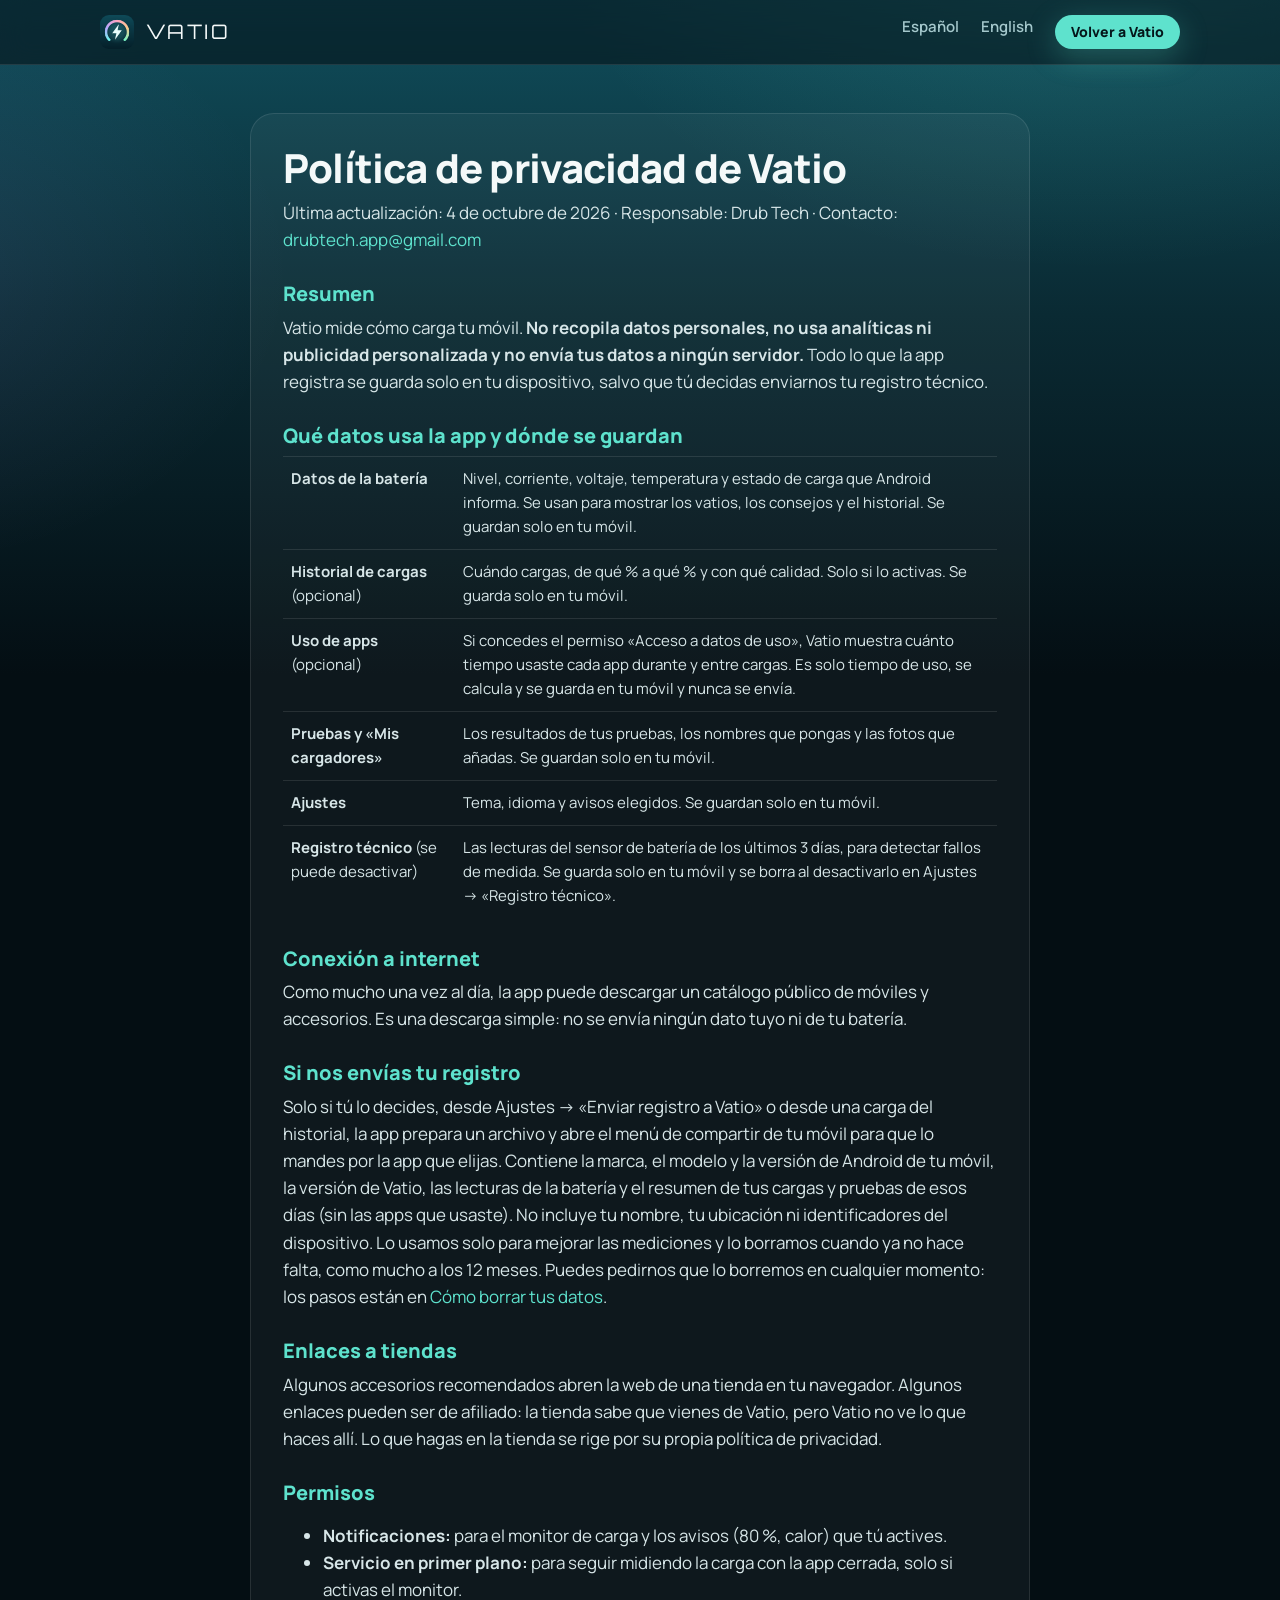
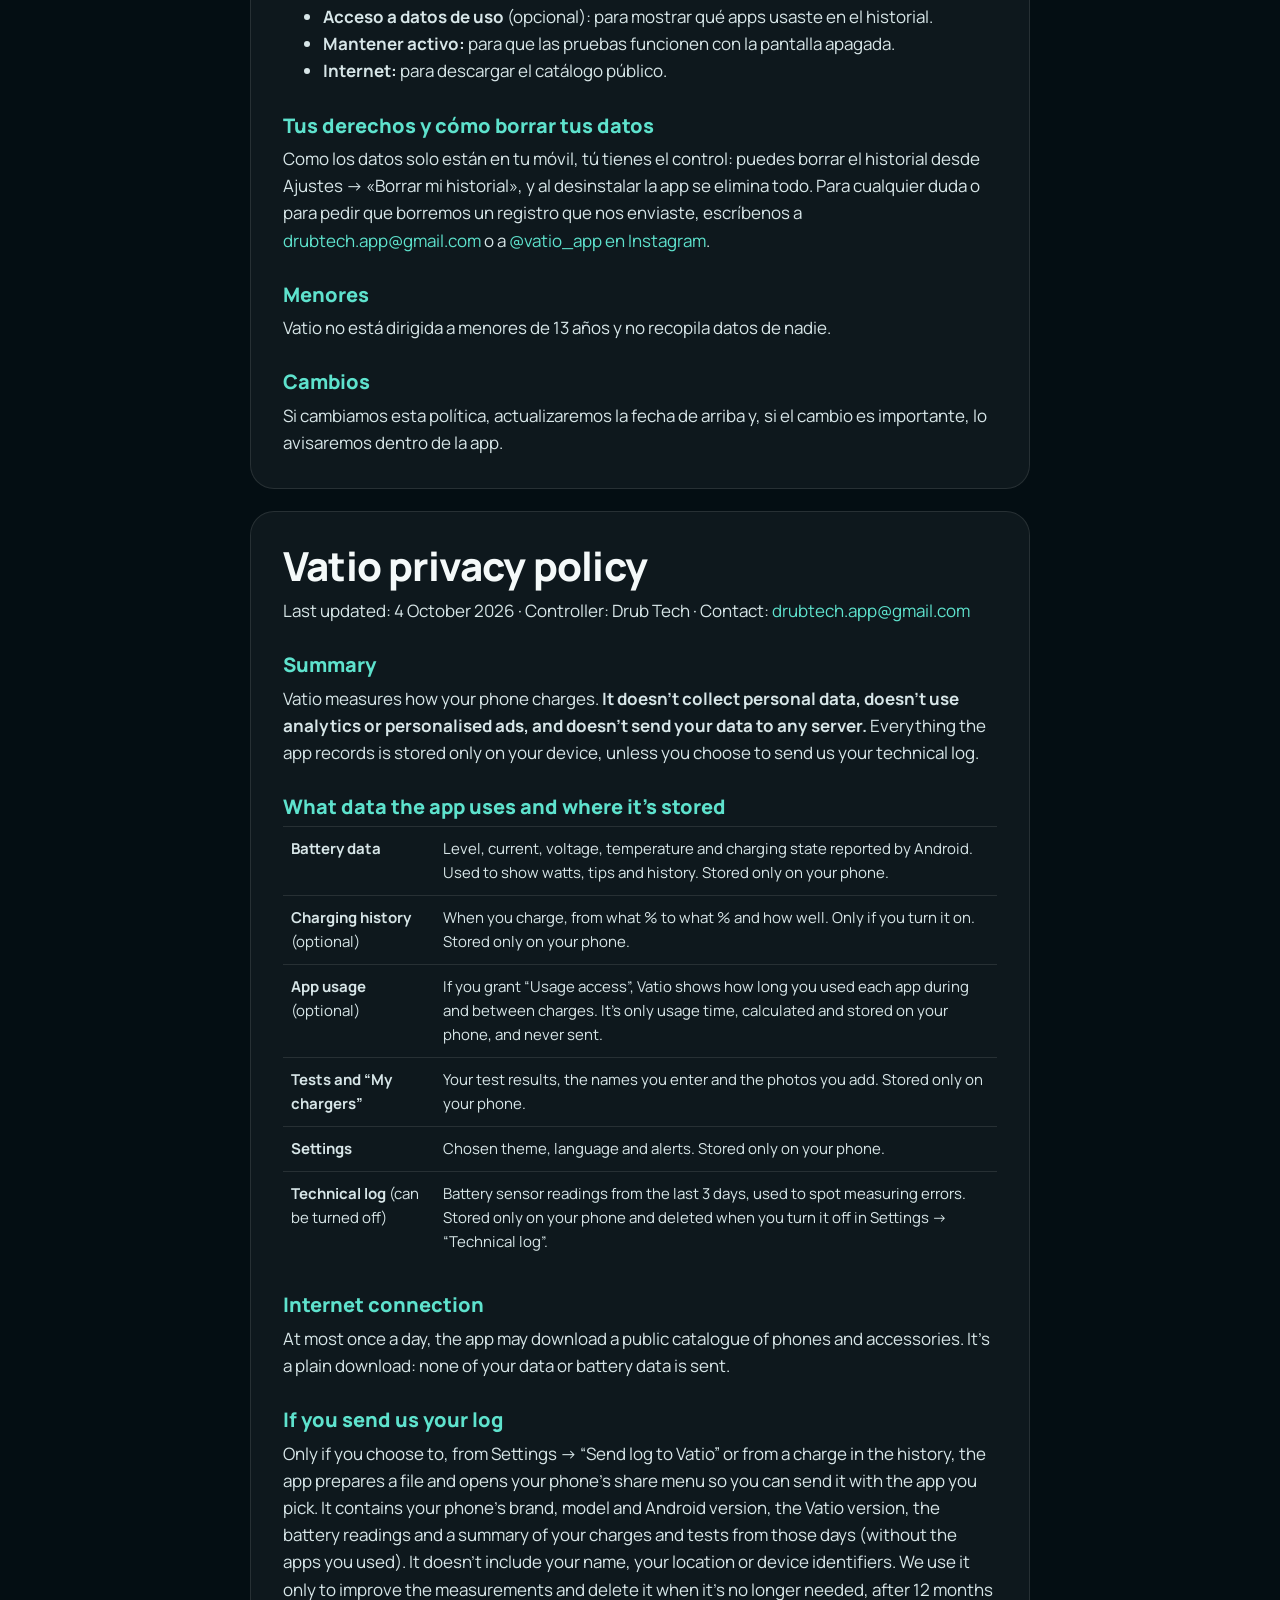
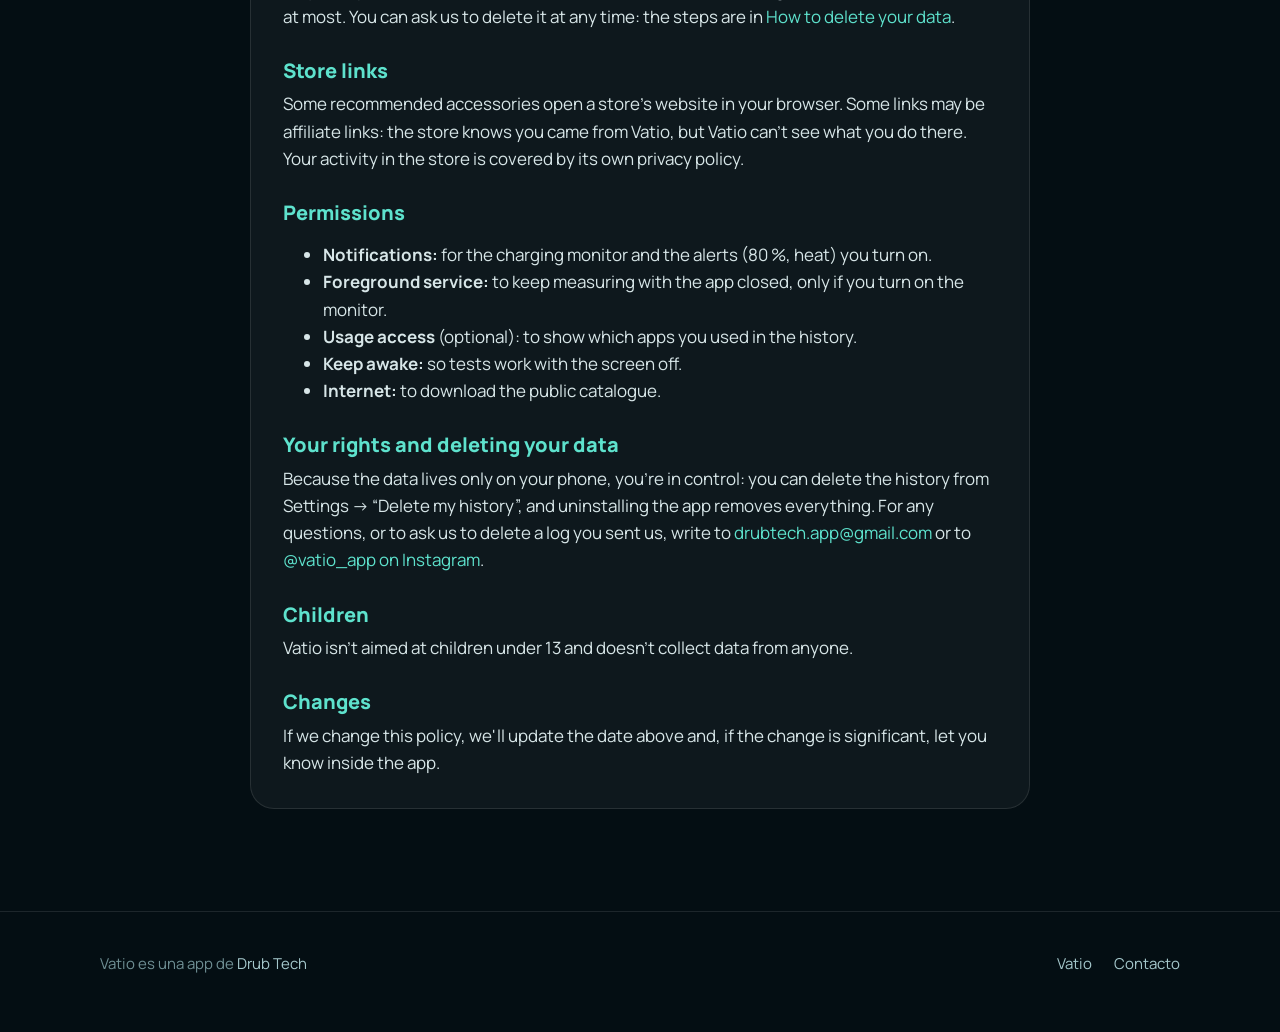
<file: vatio/privacidad.html>
﻿<!doctype html>
<html lang="es">
<head>
<meta charset="utf-8">
<meta name="viewport" content="width=device-width, initial-scale=1">
<title>Vatio · Política de privacidad</title>
<link rel="icon" href="icono.png">
<meta name="theme-color" content="#104e5c">
<link rel="stylesheet" href="../assets/estilo.css">
</head>
<body class="vatio">

<header class="top">
  <div class="wrap">
    <a class="brand" href="./"><img src="icono.png" alt="">VATIO</a>
    <nav>
      <a href="#es">Español</a>
      <a href="#en">English</a>
      <a class="btn small" href="./">Volver a Vatio</a>
    </nav>
  </div>
</header>

<main class="doc">

  <section class="card" id="es">
    <h1>Política de privacidad de Vatio</h1>
    <p class="muted">Última actualización: 4 de octubre de 2026 · Responsable: Drub Tech · Contacto: <a href="mailto:drubtech.app@gmail.com">drubtech.app@gmail.com</a></p>

    <h2>Resumen</h2>
    <p>Vatio mide cómo carga tu móvil. <strong>No recopila datos personales, no usa analíticas ni publicidad personalizada y no envía tus datos a ningún servidor.</strong> Todo lo que la app registra se guarda solo en tu dispositivo, salvo que tú decidas enviarnos tu registro técnico.</p>

    <h2>Qué datos usa la app y dónde se guardan</h2>
    <table>
      <tr><td><strong>Datos de la batería</strong></td><td>Nivel, corriente, voltaje, temperatura y estado de carga que Android informa. Se usan para mostrar los vatios, los consejos y el historial. Se guardan solo en tu móvil.</td></tr>
      <tr><td><strong>Historial de cargas</strong> (opcional)</td><td>Cuándo cargas, de qué % a qué % y con qué calidad. Solo si lo activas. Se guarda solo en tu móvil.</td></tr>
      <tr><td><strong>Uso de apps</strong> (opcional)</td><td>Si concedes el permiso «Acceso a datos de uso», Vatio muestra cuánto tiempo usaste cada app durante y entre cargas. Es solo tiempo de uso, se calcula y se guarda en tu móvil y nunca se envía.</td></tr>
      <tr><td><strong>Pruebas y «Mis cargadores»</strong></td><td>Los resultados de tus pruebas, los nombres que pongas y las fotos que añadas. Se guardan solo en tu móvil.</td></tr>
      <tr><td><strong>Ajustes</strong></td><td>Tema, idioma y avisos elegidos. Se guardan solo en tu móvil.</td></tr>
      <tr><td><strong>Registro técnico</strong> (se puede desactivar)</td><td>Las lecturas del sensor de batería de los últimos 3 días, para detectar fallos de medida. Se guarda solo en tu móvil y se borra al desactivarlo en Ajustes → «Registro técnico».</td></tr>
    </table>

    <h2>Conexión a internet</h2>
    <p>Como mucho una vez al día, la app puede descargar un catálogo público de móviles y accesorios. Es una descarga simple: no se envía ningún dato tuyo ni de tu batería.</p>

    <h2>Si nos envías tu registro</h2>
    <p>Solo si tú lo decides, desde Ajustes → «Enviar registro a Vatio» o desde una carga del historial, la app prepara un archivo y abre el menú de compartir de tu móvil para que lo mandes por la app que elijas. Contiene la marca, el modelo y la versión de Android de tu móvil, la versión de Vatio, las lecturas de la batería y el resumen de tus cargas y pruebas de esos días (sin las apps que usaste). No incluye tu nombre, tu ubicación ni identificadores del dispositivo. Lo usamos solo para mejorar las mediciones y lo borramos cuando ya no hace falta, como mucho a los 12 meses. Puedes pedirnos que lo borremos en cualquier momento: los pasos están en <a href="borrar-datos">Cómo borrar tus datos</a>.</p>

    <h2>Enlaces a tiendas</h2>
    <p>Algunos accesorios recomendados abren la web de una tienda en tu navegador. Algunos enlaces pueden ser de afiliado: la tienda sabe que vienes de Vatio, pero Vatio no ve lo que haces allí. Lo que hagas en la tienda se rige por su propia política de privacidad.</p>

    <h2>Permisos</h2>
    <ul>
      <li><strong>Notificaciones:</strong> para el monitor de carga y los avisos (80 %, calor) que tú actives.</li>
      <li><strong>Servicio en primer plano:</strong> para seguir midiendo la carga con la app cerrada, solo si activas el monitor.</li>
      <li><strong>Acceso a datos de uso</strong> (opcional): para mostrar qué apps usaste en el historial.</li>
      <li><strong>Mantener activo:</strong> para que las pruebas funcionen con la pantalla apagada.</li>
      <li><strong>Internet:</strong> para descargar el catálogo público.</li>
    </ul>

    <h2>Tus derechos y cómo borrar tus datos</h2>
    <p>Como los datos solo están en tu móvil, tú tienes el control: puedes borrar el historial desde Ajustes → «Borrar mi historial», y al desinstalar la app se elimina todo. Para cualquier duda o para pedir que borremos un registro que nos enviaste, escríbenos a <a href="mailto:drubtech.app@gmail.com">drubtech.app@gmail.com</a> o a <a href="https://ig.me/m/vatio_app">@vatio_app en Instagram</a>.</p>

    <h2>Menores</h2>
    <p>Vatio no está dirigida a menores de 13 años y no recopila datos de nadie.</p>

    <h2>Cambios</h2>
    <p>Si cambiamos esta política, actualizaremos la fecha de arriba y, si el cambio es importante, lo avisaremos dentro de la app.</p>
  </section>

  <section class="card" id="en">
    <h1>Vatio privacy policy</h1>
    <p class="muted">Last updated: 4 October 2026 · Controller: Drub Tech · Contact: <a href="mailto:drubtech.app@gmail.com">drubtech.app@gmail.com</a></p>

    <h2>Summary</h2>
    <p>Vatio measures how your phone charges. <strong>It doesn't collect personal data, doesn't use analytics or personalised ads, and doesn't send your data to any server.</strong> Everything the app records is stored only on your device, unless you choose to send us your technical log.</p>

    <h2>What data the app uses and where it's stored</h2>
    <table>
      <tr><td><strong>Battery data</strong></td><td>Level, current, voltage, temperature and charging state reported by Android. Used to show watts, tips and history. Stored only on your phone.</td></tr>
      <tr><td><strong>Charging history</strong> (optional)</td><td>When you charge, from what % to what % and how well. Only if you turn it on. Stored only on your phone.</td></tr>
      <tr><td><strong>App usage</strong> (optional)</td><td>If you grant “Usage access”, Vatio shows how long you used each app during and between charges. It's only usage time, calculated and stored on your phone, and never sent.</td></tr>
      <tr><td><strong>Tests and “My chargers”</strong></td><td>Your test results, the names you enter and the photos you add. Stored only on your phone.</td></tr>
      <tr><td><strong>Settings</strong></td><td>Chosen theme, language and alerts. Stored only on your phone.</td></tr>
      <tr><td><strong>Technical log</strong> (can be turned off)</td><td>Battery sensor readings from the last 3 days, used to spot measuring errors. Stored only on your phone and deleted when you turn it off in Settings → “Technical log”.</td></tr>
    </table>

    <h2>Internet connection</h2>
    <p>At most once a day, the app may download a public catalogue of phones and accessories. It's a plain download: none of your data or battery data is sent.</p>

    <h2>If you send us your log</h2>
    <p>Only if you choose to, from Settings → “Send log to Vatio” or from a charge in the history, the app prepares a file and opens your phone's share menu so you can send it with the app you pick. It contains your phone's brand, model and Android version, the Vatio version, the battery readings and a summary of your charges and tests from those days (without the apps you used). It doesn't include your name, your location or device identifiers. We use it only to improve the measurements and delete it when it's no longer needed, after 12 months at most. You can ask us to delete it at any time: the steps are in <a href="borrar-datos#en">How to delete your data</a>.</p>

    <h2>Store links</h2>
    <p>Some recommended accessories open a store's website in your browser. Some links may be affiliate links: the store knows you came from Vatio, but Vatio can't see what you do there. Your activity in the store is covered by its own privacy policy.</p>

    <h2>Permissions</h2>
    <ul>
      <li><strong>Notifications:</strong> for the charging monitor and the alerts (80 %, heat) you turn on.</li>
      <li><strong>Foreground service:</strong> to keep measuring with the app closed, only if you turn on the monitor.</li>
      <li><strong>Usage access</strong> (optional): to show which apps you used in the history.</li>
      <li><strong>Keep awake:</strong> so tests work with the screen off.</li>
      <li><strong>Internet:</strong> to download the public catalogue.</li>
    </ul>

    <h2>Your rights and deleting your data</h2>
    <p>Because the data lives only on your phone, you're in control: you can delete the history from Settings → “Delete my history”, and uninstalling the app removes everything. For any questions, or to ask us to delete a log you sent us, write to <a href="mailto:drubtech.app@gmail.com">drubtech.app@gmail.com</a> or to <a href="https://ig.me/m/vatio_app">@vatio_app on Instagram</a>.</p>

    <h2>Children</h2>
    <p>Vatio isn't aimed at children under 13 and doesn't collect data from anyone.</p>

    <h2>Changes</h2>
    <p>If we change this policy, we'll update the date above and, if the change is significant, let you know inside the app.</p>
  </section>
</main>

<footer>
  <div class="wrap">
    <span>Vatio es una app de <a href="../">Drub Tech</a></span>
    <nav><a href="./">Vatio</a><a href="mailto:drubtech.app@gmail.com">Contacto</a></nav>
  </div>
</footer>
</body>
</html>
</file>
<file: assets/estilo.css>
/* Drub Tech · Vatio — mismos colores y tipografías que la app. */

@font-face { font-family: "Manrope"; src: url("fonts/manrope.ttf") format("truetype"); font-weight: 200 800; font-display: swap; }
@font-face { font-family: "Orbitron"; src: url("fonts/orbitron.ttf") format("truetype"); font-display: swap; }

:root {
  --top: #104e5c;
  --bottom: #040e13;
  --panel: rgba(255, 255, 255, 0.045);
  --panel-strong: rgba(255, 255, 255, 0.075);
  --line: rgba(255, 255, 255, 0.10);
  --text: #f4f9f9;
  --muted: #a5c8cc;
  --dim: #6f8f94;
  --teal: #5ee2cd;
  --gold: #ffc857;
  --red: #ff6b6b;
  --violet: #b2a0ff;
  --arc: linear-gradient(90deg, #b2a0ff, #ffa0c8 35%, #ffbe8c 65%, #78f0c8);
  --radius: 24px;
  --max: 1120px;
  color-scheme: dark;
}

* { box-sizing: border-box; }
html { scroll-behavior: smooth; }
@media (prefers-reduced-motion: reduce) { html { scroll-behavior: auto; } *, *::before, *::after { animation: none !important; transition: none !important; } }

body {
  margin: 0;
  color: var(--text);
  background: var(--bottom);
  font: 17px/1.6 "Manrope", system-ui, -apple-system, "Segoe UI", Roboto, sans-serif;
  -webkit-font-smoothing: antialiased;
  overflow-x: hidden;
}
/* Fondo de la app (páginas de Vatio): azul petróleo que se funde a negro, con resplandores suaves. */
body.vatio::before {
  content: ""; position: fixed; inset: 0; z-index: -1; pointer-events: none;
  background:
    radial-gradient(900px 600px at 85% -10%, rgba(94, 226, 205, 0.16), transparent 60%),
    radial-gradient(700px 500px at -10% 30%, rgba(178, 160, 255, 0.10), transparent 60%),
    linear-gradient(180deg, var(--top) 0%, #0a2a33 35%, var(--bottom) 75%);
}

a { color: var(--teal); text-decoration: none; }
a:hover { text-decoration: underline; }
img { max-width: 100%; display: block; }
:focus-visible { outline: 2px solid var(--teal); outline-offset: 3px; border-radius: 8px; }

.wrap { max-width: var(--max); margin: 0 auto; padding: 0 20px; }
.muted { color: var(--muted); }
.dim { color: var(--dim); }
.mono { font-family: "Orbitron", "Manrope", sans-serif; letter-spacing: 0.08em; }

/* ---------- Cabecera ---------- */
.top {
  position: sticky; top: 0; z-index: 50;
  backdrop-filter: blur(14px); -webkit-backdrop-filter: blur(14px);
  background: rgba(4, 14, 19, 0.55);
  border-bottom: 1px solid var(--line);
}
.top .wrap { display: flex; align-items: center; gap: 24px; height: 64px; }
.brand { display: flex; align-items: center; gap: 12px; color: var(--text); font-family: "Orbitron", sans-serif; font-size: 20px; letter-spacing: 0.12em; }
.brand:hover { text-decoration: none; }
.brand img { width: 34px; height: 34px; border-radius: 9px; }
.top nav { margin-left: auto; display: flex; gap: 22px; font-size: 15px; font-weight: 600; }
.top nav a { color: var(--muted); }
.top nav a:hover { color: var(--text); text-decoration: none; }
.top nav a.btn, .top nav a.btn:hover { color: #04161a; }
body.studio .top nav a.btn, body.studio .top nav a.btn:hover { color: #fff; }
@media (max-width: 760px) { .top nav a:not(.btn) { display: none; } }

/* ---------- Botones ---------- */
.btn {
  display: inline-flex; align-items: center; gap: 10px;
  padding: 14px 24px; border-radius: 999px;
  font-weight: 800; font-size: 16px; line-height: 1;
  background: var(--teal); color: #04161a;
  box-shadow: 0 8px 30px rgba(94, 226, 205, 0.28);
  transition: transform .15s ease, box-shadow .15s ease;
}
.btn:hover { text-decoration: none; transform: translateY(-1px); box-shadow: 0 12px 36px rgba(94, 226, 205, 0.38); }
.btn.ghost { background: transparent; color: var(--text); border: 1px solid var(--line); box-shadow: none; }
.btn.ghost:hover { background: var(--panel); }
.btn.small { padding: 10px 16px; font-size: 14px; }
.btn svg { width: 20px; height: 20px; }

.pill {
  display: inline-flex; align-items: center; gap: 8px;
  padding: 7px 14px; border-radius: 999px;
  border: 1px solid rgba(94, 226, 205, 0.35); color: var(--teal);
  font-size: 13px; font-weight: 800; letter-spacing: 0.06em; text-transform: uppercase;
}
.pill .dot { width: 8px; height: 8px; border-radius: 50%; background: var(--teal); box-shadow: 0 0 10px var(--teal); animation: pulse 1.8s infinite; }
@keyframes pulse { 50% { opacity: .35; } }

/* ---------- Secciones ---------- */
section { padding: 96px 0; }
.kicker { color: var(--teal); font-weight: 800; font-size: 14px; letter-spacing: 0.12em; text-transform: uppercase; margin: 0 0 12px; }
h1, h2, h3 { line-height: 1.12; letter-spacing: -0.02em; margin: 0; }
h1 { font-size: clamp(40px, 6vw, 68px); font-weight: 800; }
h2 { font-size: clamp(30px, 4vw, 46px); font-weight: 800; }
h3 { font-size: 20px; font-weight: 800; }
.lead { font-size: clamp(18px, 2vw, 21px); color: var(--muted); max-width: 620px; }
.center { text-align: center; }
.center .lead { margin-left: auto; margin-right: auto; }
.rainbow { display: block; width: 120px; height: 6px; border-radius: 6px; background: var(--arc); margin: 22px 0; }
.center .rainbow { margin-left: auto; margin-right: auto; }
.grad { background: var(--arc); -webkit-background-clip: text; background-clip: text; color: transparent; }

/* ---------- Hero ---------- */
.hero { padding: 72px 0 40px; overflow: hidden; }
.hero .wrap { display: grid; grid-template-columns: 1.1fr 0.9fr; gap: 48px; align-items: center; }
.hero h1 { margin: 20px 0 0; }
.hero .lead { margin: 22px 0 0; }
.hero .cta { display: flex; flex-wrap: wrap; gap: 14px; margin-top: 34px; }
.hero .facts { display: flex; flex-wrap: wrap; gap: 10px 22px; margin-top: 30px; font-size: 15px; color: var(--muted); }
.hero .facts span { display: inline-flex; align-items: center; gap: 8px; }
.hero .facts svg { width: 18px; height: 18px; color: var(--teal); }
@media (max-width: 900px) { .hero .wrap { grid-template-columns: 1fr; } .hero { padding-top: 40px; } }

/* Móvil con el arco de colores detrás. */
.stage { position: relative; display: grid; place-items: center; min-height: 560px; }
.stage .halo { position: absolute; width: 520px; max-width: 110%; aspect-ratio: 1; }
.stage .halo svg { width: 100%; height: 100%; animation: spin 40s linear infinite; filter: drop-shadow(0 0 28px rgba(178, 160, 255, 0.35)); }
@keyframes spin { to { transform: rotate(360deg); } }
.phone {
  position: relative; width: 270px; aspect-ratio: 540 / 1200;
  border-radius: 40px; padding: 10px;
  background: linear-gradient(160deg, #2a3438, #0b1012);
  box-shadow: 0 40px 80px rgba(0, 0, 0, 0.55), inset 0 0 0 1px rgba(255, 255, 255, 0.10);
}
.phone img { width: 100%; height: 100%; object-fit: cover; border-radius: 31px; }
.phone.tilt-l { transform: rotate(-6deg) translateY(20px); }
.phone.tilt-r { transform: rotate(6deg) translateY(20px); }
.watt-chip {
  position: absolute; right: -6%; top: 16%;
  display: flex; align-items: baseline; gap: 6px;
  padding: 14px 18px; border-radius: 18px;
  background: rgba(10, 30, 36, 0.85); border: 1px solid var(--line); backdrop-filter: blur(10px);
  box-shadow: 0 20px 40px rgba(0, 0, 0, 0.4);
}
.watt-chip b { font-family: "Orbitron", sans-serif; font-size: 30px; color: var(--teal); text-shadow: 0 0 18px rgba(94, 226, 205, 0.6); }
.watt-chip small { color: var(--muted); font-weight: 700; }
.verdict-chip {
  position: absolute; left: -4%; bottom: 18%;
  padding: 12px 16px; border-radius: 16px; font-weight: 800; font-size: 15px;
  background: rgba(10, 30, 36, 0.85); border: 1px solid rgba(94, 226, 205, 0.35); color: var(--teal);
  backdrop-filter: blur(10px); box-shadow: 0 20px 40px rgba(0, 0, 0, 0.4);
}
.verdict-chip span { display: block; color: var(--muted); font-weight: 600; font-size: 13px; }
@media (max-width: 900px) { .watt-chip { right: 6%; } .verdict-chip { left: 6%; } }
@media (max-width: 520px) { .watt-chip { right: 0; } .verdict-chip { left: 0; } .stage { min-height: 500px; } .phone { width: 240px; } }

/* ---------- Problema ---------- */
.terms { display: flex; flex-wrap: wrap; justify-content: center; gap: 14px; margin-top: 36px; }
.terms span {
  font-family: "Orbitron", sans-serif; font-size: clamp(18px, 2.4vw, 26px);
  padding: 12px 20px; border-radius: 16px; border: 1px dashed var(--line); color: var(--muted);
}
.terms span:nth-child(3n+1) { color: var(--gold); }
.terms span:nth-child(3n+2) { color: var(--teal); }

/* ---------- Tarjetas ---------- */
.grid { display: grid; gap: 18px; }
.grid.three { grid-template-columns: repeat(3, 1fr); }
.grid.two { grid-template-columns: repeat(2, 1fr); }
@media (max-width: 900px) { .grid.three { grid-template-columns: 1fr 1fr; } }
@media (max-width: 620px) { .grid.three, .grid.two { grid-template-columns: 1fr; } }
.card {
  position: relative; padding: 26px; border-radius: var(--radius);
  background: var(--panel); border: 1px solid var(--line);
  transition: border-color .2s ease, transform .2s ease, background .2s ease;
}
.card:hover { border-color: rgba(94, 226, 205, 0.35); background: var(--panel-strong); }
.card .ico { width: 48px; height: 48px; border-radius: 14px; display: grid; place-items: center; background: rgba(94, 226, 205, 0.10); color: var(--teal); margin-bottom: 18px; }
.card .ico svg { width: 26px; height: 26px; }
.card h3 { margin-bottom: 8px; }
.card p { margin: 0; color: var(--muted); }

/* ---------- Herramienta: ¿cuántos vatios? ---------- */
.tool { padding: 34px; border-radius: 32px; background: linear-gradient(160deg, rgba(16, 78, 92, 0.55), rgba(4, 14, 19, 0.8)); border: 1px solid var(--line); }
.tool .search { display: flex; gap: 12px; flex-wrap: wrap; margin-top: 26px; }
.tool input {
  flex: 1 1 320px; min-width: 0; padding: 16px 20px; border-radius: 16px;
  background: rgba(0, 0, 0, 0.35); border: 1px solid var(--line); color: var(--text);
  font: inherit; font-size: 17px;
}
.tool input::placeholder { color: var(--dim); }
.tool input:focus { outline: none; border-color: var(--teal); box-shadow: 0 0 0 4px rgba(94, 226, 205, 0.15); }
.suggest { display: flex; flex-wrap: wrap; gap: 8px; margin-top: 14px; }
.suggest button {
  font: inherit; font-size: 14px; font-weight: 700; cursor: pointer;
  padding: 8px 14px; border-radius: 999px; border: 1px solid var(--line); background: transparent; color: var(--muted);
}
.suggest button:hover { color: var(--text); border-color: rgba(94, 226, 205, 0.4); }
.result { display: none; grid-template-columns: 260px 1fr; gap: 34px; align-items: center; margin-top: 30px; padding-top: 30px; border-top: 1px solid var(--line); }
.result.show { display: grid; animation: rise .4s ease; }
@keyframes rise { from { opacity: 0; transform: translateY(8px); } }
@media (max-width: 720px) { .result { grid-template-columns: 1fr; justify-items: center; text-align: center; } }
.gauge { position: relative; width: 240px; aspect-ratio: 1; }
.gauge svg { width: 100%; height: 100%; }
.gauge .num { position: absolute; inset: 0; display: grid; place-content: center; text-align: center; }
.gauge .num b { font-family: "Orbitron", sans-serif; font-size: 56px; line-height: 1; color: var(--text); text-shadow: 0 0 24px rgba(94, 226, 205, 0.5); }
.gauge .num small { color: var(--muted); font-weight: 800; letter-spacing: 0.15em; font-size: 12px; margin-top: 6px; }
.result h3 { font-size: 26px; }
.specs { display: grid; grid-template-columns: 1fr 1fr; gap: 12px; margin: 18px 0; }
@media (max-width: 720px) { .specs { text-align: left; width: 100%; } }
.specs div { padding: 14px 16px; border-radius: 16px; background: rgba(0, 0, 0, 0.25); border: 1px solid var(--line); }
.specs small { display: block; color: var(--dim); font-weight: 800; font-size: 12px; letter-spacing: 0.1em; text-transform: uppercase; }
.specs b { font-size: 17px; }
.advice { padding: 16px 18px; border-radius: 16px; border: 1px solid rgba(94, 226, 205, 0.35); background: rgba(94, 226, 205, 0.06); color: var(--text); text-align: left; }
.tool .note { margin: 18px 0 0; font-size: 14px; color: var(--dim); }

/* ---------- Galería de capturas ---------- */
.gallery {
  display: flex; gap: 22px; overflow-x: auto; scroll-snap-type: x mandatory;
  padding: 10px 20px 30px; margin: 40px auto 0; max-width: var(--max);
  scrollbar-width: thin; scrollbar-color: var(--line) transparent;
}
.gallery figure { flex: 0 0 230px; margin: 0; scroll-snap-align: center; }
.gallery .phone { width: 100%; }
.gallery figcaption { margin-top: 16px; text-align: center; font-weight: 700; }
.gallery figcaption span { display: block; color: var(--muted); font-weight: 500; font-size: 15px; }

/* ---------- Mito o verdad ---------- */
.myth { display: flex; flex-direction: column; gap: 14px; }
.myth .tag { align-self: flex-start; font-family: "Orbitron", sans-serif; font-size: 14px; padding: 6px 12px; border-radius: 10px; border: 2px solid currentColor; transform: rotate(-4deg); }
.myth .tag.no { color: var(--red); }
.myth .tag.yes { color: var(--teal); }
.myth .tag.maybe { color: var(--gold); }
.myth q { font-size: 20px; font-weight: 800; quotes: "«" "»"; }

/* ---------- Valores ---------- */
.values { display: grid; grid-template-columns: repeat(3, 1fr); gap: 18px; }
@media (max-width: 760px) { .values { grid-template-columns: 1fr; } }
.value { text-align: center; padding: 30px 22px; }
.value .big { font-family: "Orbitron", sans-serif; font-size: 40px; display: block; margin-bottom: 6px; }

/* ---------- Beta ---------- */
.beta { position: relative; overflow: hidden; padding: 56px 34px; border-radius: 32px; text-align: center; background: linear-gradient(160deg, rgba(94, 226, 205, 0.14), rgba(178, 160, 255, 0.10)); border: 1px solid rgba(94, 226, 205, 0.3); }
.beta .steps { display: grid; grid-template-columns: repeat(3, 1fr); gap: 16px; margin: 34px 0; text-align: left; }
@media (max-width: 760px) { .beta .steps { grid-template-columns: 1fr; } }
.beta .step { padding: 20px; border-radius: 20px; background: rgba(0, 0, 0, 0.25); border: 1px solid var(--line); }
.beta .step b { font-family: "Orbitron", sans-serif; color: var(--teal); font-size: 22px; display: block; margin-bottom: 6px; }

/* ---------- Preguntas ---------- */
.faq { max-width: 820px; margin: 40px auto 0; }
.faq details { border-bottom: 1px solid var(--line); }
.faq summary { cursor: pointer; list-style: none; padding: 22px 40px 22px 0; font-weight: 800; font-size: 18px; position: relative; }
.faq summary::-webkit-details-marker { display: none; }
.faq summary::after { content: "+"; position: absolute; right: 6px; top: 16px; font-size: 26px; color: var(--teal); transition: transform .2s ease; }
.faq details[open] summary::after { transform: rotate(45deg); }
.faq details p { margin: 0 0 22px; color: var(--muted); }

/* ---------- Pie ---------- */
footer { border-top: 1px solid var(--line); padding: 40px 0 56px; margin-top: 40px; color: var(--dim); font-size: 15px; }
footer .wrap { display: flex; flex-wrap: wrap; gap: 18px 32px; align-items: center; }
footer nav { display: flex; flex-wrap: wrap; gap: 22px; margin-left: auto; }
footer a { color: var(--muted); }

/* ---------- Documentos (política de privacidad) ---------- */
.doc { max-width: 820px; margin: 0 auto; padding: 48px 20px 40px; }
.doc .card { margin-bottom: 22px; padding: 32px; }
.doc .card:hover { background: var(--panel); border-color: var(--line); }
.doc h1 { font-size: clamp(30px, 4vw, 40px); margin-bottom: 8px; }
.doc h2 { font-size: 20px; color: var(--teal); margin: 30px 0 8px; letter-spacing: 0; }
.doc p, .doc li { color: #d7e6e8; }
.doc table { width: 100%; border-collapse: collapse; font-size: 15px; margin-top: 8px; }
.doc td { border-top: 1px solid var(--line); padding: 10px 8px; vertical-align: top; color: #d7e6e8; }
.doc .lang { display: flex; gap: 10px; margin-bottom: 22px; }

/* ---------- Animación al aparecer ---------- */
.reveal { opacity: 0; transform: translateY(18px); transition: opacity .6s ease, transform .6s ease; }
.reveal.in { opacity: 1; transform: none; }
.no-js .reveal { opacity: 1; transform: none; }

/* =============================================================================================
   Drub Tech (portada del estudio): claro, limpio y sobrio. Cada app lleva después su ambiente.
   ============================================================================================= */
body.studio {
  --text: #0f1a1e;
  --muted: #56666c;
  --dim: #8a989d;
  --line: rgba(15, 26, 30, 0.09);
  --panel: #ffffff;
  --panel-strong: #ffffff;
  --teal: #0f8f80;
  color-scheme: light;
  background: #f5f7f7;
}
body.studio .top { background: rgba(245, 247, 247, 0.8); }
body.studio .brand { font-family: "Manrope", sans-serif; font-weight: 800; letter-spacing: -0.01em; font-size: 21px; }
body.studio .brand .mark { width: 30px; height: 30px; border-radius: 9px; background: #0f1a1e; display: grid; place-items: center; }
body.studio .brand .mark i { width: 12px; height: 12px; border-radius: 50%; background: var(--arc); }
body.studio .btn { background: #0f1a1e; color: #fff; box-shadow: 0 10px 30px rgba(15, 26, 30, 0.18); }
body.studio .btn.ghost { background: transparent; color: var(--text); border-color: rgba(15, 26, 30, 0.18); box-shadow: none; }
body.studio .btn.ghost:hover { background: #fff; }
body.studio .card { box-shadow: 0 1px 2px rgba(15, 26, 30, 0.04), 0 12px 40px rgba(15, 26, 30, 0.05); }
body.studio .card:hover { border-color: rgba(15, 26, 30, 0.16); }
body.studio .card .ico { background: rgba(15, 143, 128, 0.08); }

.studio-hero { padding: 120px 0 72px; }
.studio-hero h1 { font-size: clamp(44px, 7vw, 84px); letter-spacing: -0.035em; max-width: 900px; }
.studio-hero .lead { margin-top: 26px; font-size: clamp(19px, 2.2vw, 23px); }
.studio-hero .rainbow { width: 72px; height: 5px; margin: 0 0 34px; }

/* Tarjeta de app: cada una con su propio ambiente dentro de la portada clara. */
.apps { display: grid; grid-template-columns: repeat(2, 1fr); gap: 22px; }
@media (max-width: 820px) { .apps { grid-template-columns: 1fr; } }
.app-card {
  position: relative; overflow: hidden; display: flex; flex-direction: column; justify-content: space-between;
  min-height: 420px; padding: 34px; border-radius: 32px; color: #f4f9f9;
  background: linear-gradient(165deg, #104e5c 0%, #0a2a33 45%, #040e13 100%);
  box-shadow: 0 30px 70px rgba(4, 14, 19, 0.25);
  transition: transform .25s ease, box-shadow .25s ease;
}
.app-card:hover { text-decoration: none; transform: translateY(-4px); box-shadow: 0 40px 90px rgba(4, 14, 19, 0.32); }
.app-card .head { display: flex; align-items: center; gap: 16px; position: relative; z-index: 1; }
.app-card .head img { width: 64px; height: 64px; border-radius: 16px; }
.app-card .head b { font-family: "Orbitron", sans-serif; letter-spacing: 0.12em; font-size: 24px; }
.app-card .head span { display: block; color: #a5c8cc; font-size: 15px; }
.app-card p { color: #d7e6e8; font-size: 19px; max-width: 360px; margin: 26px 0 0; position: relative; z-index: 1; }
.app-card .shot { position: absolute; right: -30px; bottom: -150px; width: 210px; transform: rotate(-8deg); border-radius: 28px; box-shadow: 0 30px 60px rgba(0, 0, 0, 0.5); }
.app-card .go { display: inline-flex; align-items: center; gap: 8px; margin-top: 30px; font-weight: 800; color: #5ee2cd; position: relative; z-index: 1; }
.app-card .tags { display: flex; gap: 8px; flex-wrap: wrap; margin-top: 18px; position: relative; z-index: 1; max-width: 330px; }
.app-card .tags span { font-size: 13px; font-weight: 700; padding: 6px 12px; border-radius: 999px; background: rgba(255, 255, 255, 0.08); color: #d7e6e8; }
@media (max-width: 520px) { .app-card .shot { width: 150px; right: -36px; bottom: -110px; } .app-card { min-height: 460px; } }

.app-card.soon {
  background: #ffffff; color: var(--text); border: 2px dashed rgba(15, 26, 30, 0.14); box-shadow: none;
  justify-content: center;
}
.app-card.soon:hover { transform: none; box-shadow: none; }
@media (max-width: 820px) { .app-card.soon { min-height: 260px; } }
.app-card.soon .q { width: 64px; height: 64px; border-radius: 16px; display: grid; place-items: center; background: #f0f3f3; font-size: 30px; font-weight: 800; color: var(--dim); }
.app-card.soon h3 { margin-top: 22px; font-size: 26px; }
.app-card.soon p { color: var(--muted); font-size: 17px; margin-top: 10px; }

.principles { display: grid; grid-template-columns: repeat(4, 1fr); gap: 18px; }
@media (max-width: 900px) { .principles { grid-template-columns: 1fr 1fr; } }
@media (max-width: 520px) { .principles { grid-template-columns: 1fr; } }
.principles .card { padding: 26px 24px; }
.principles h3 { font-size: 18px; }
.principles p { font-size: 15px; }
</file>
